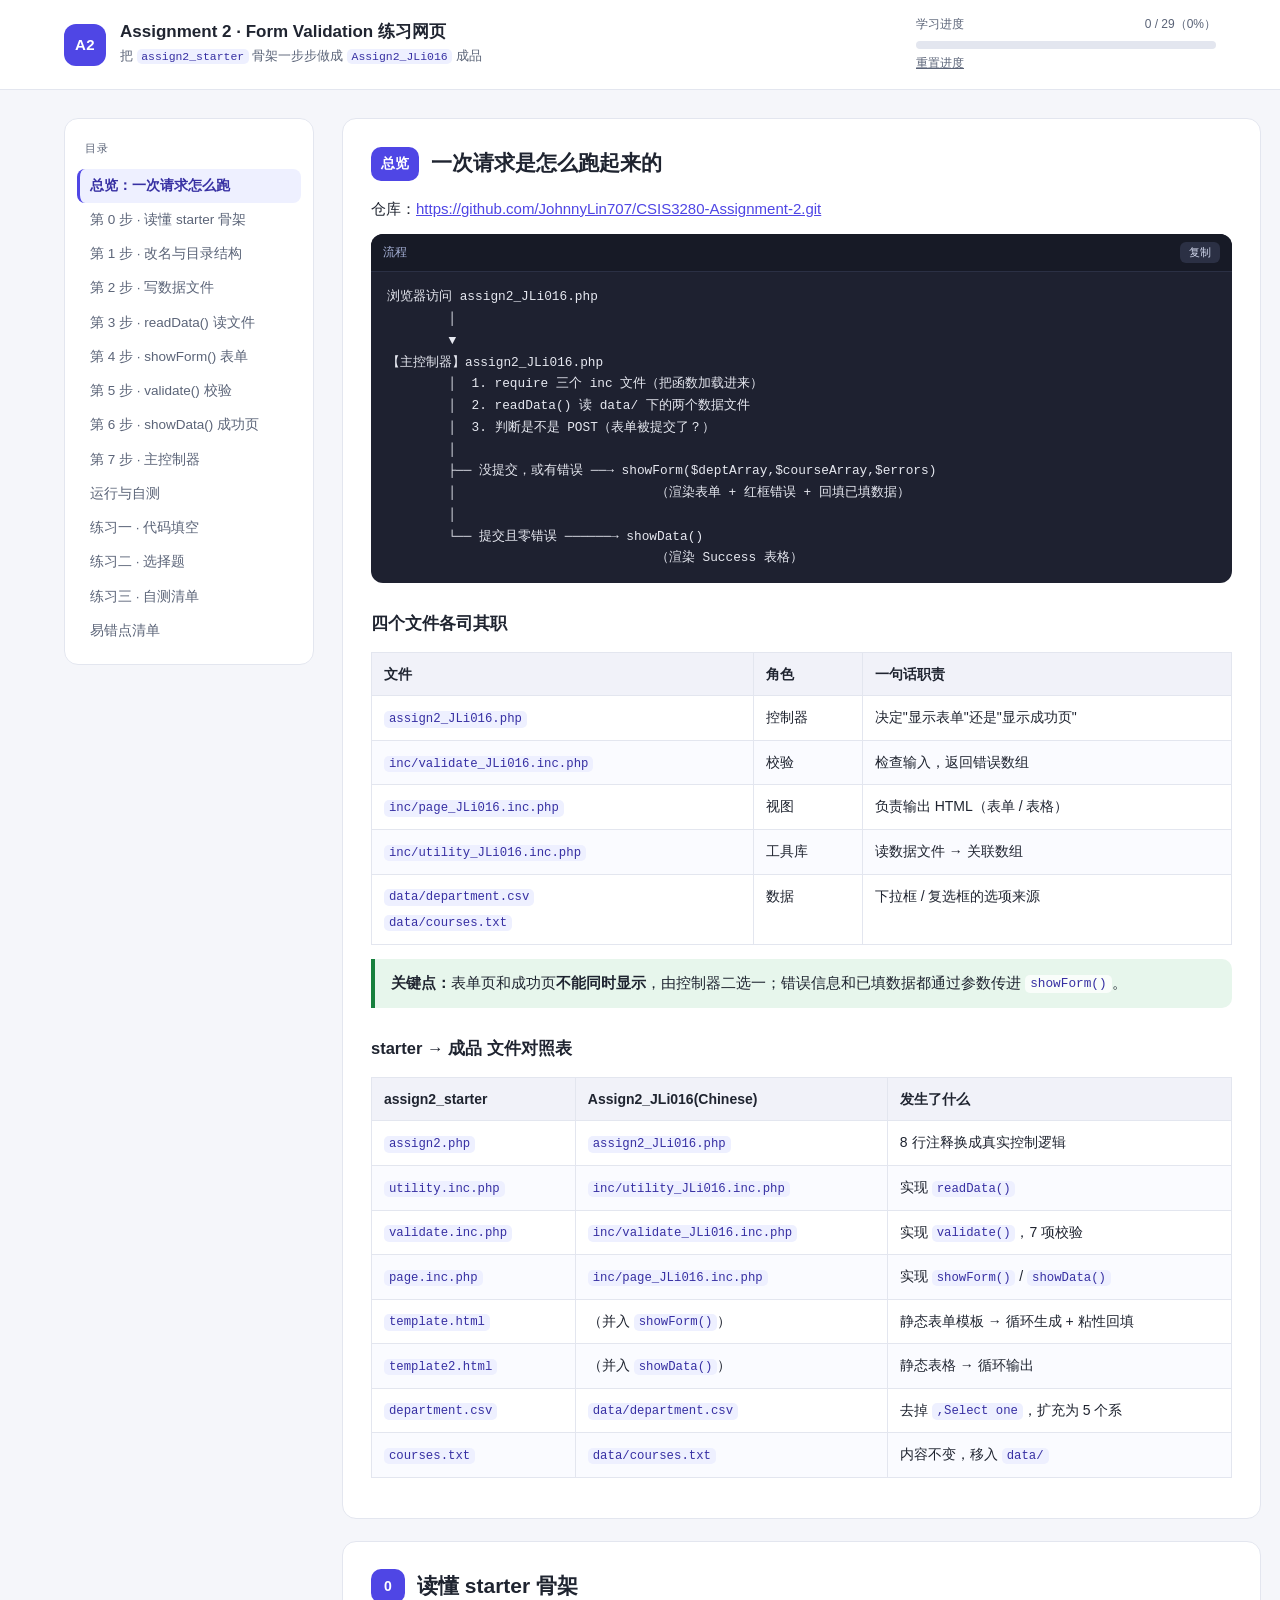
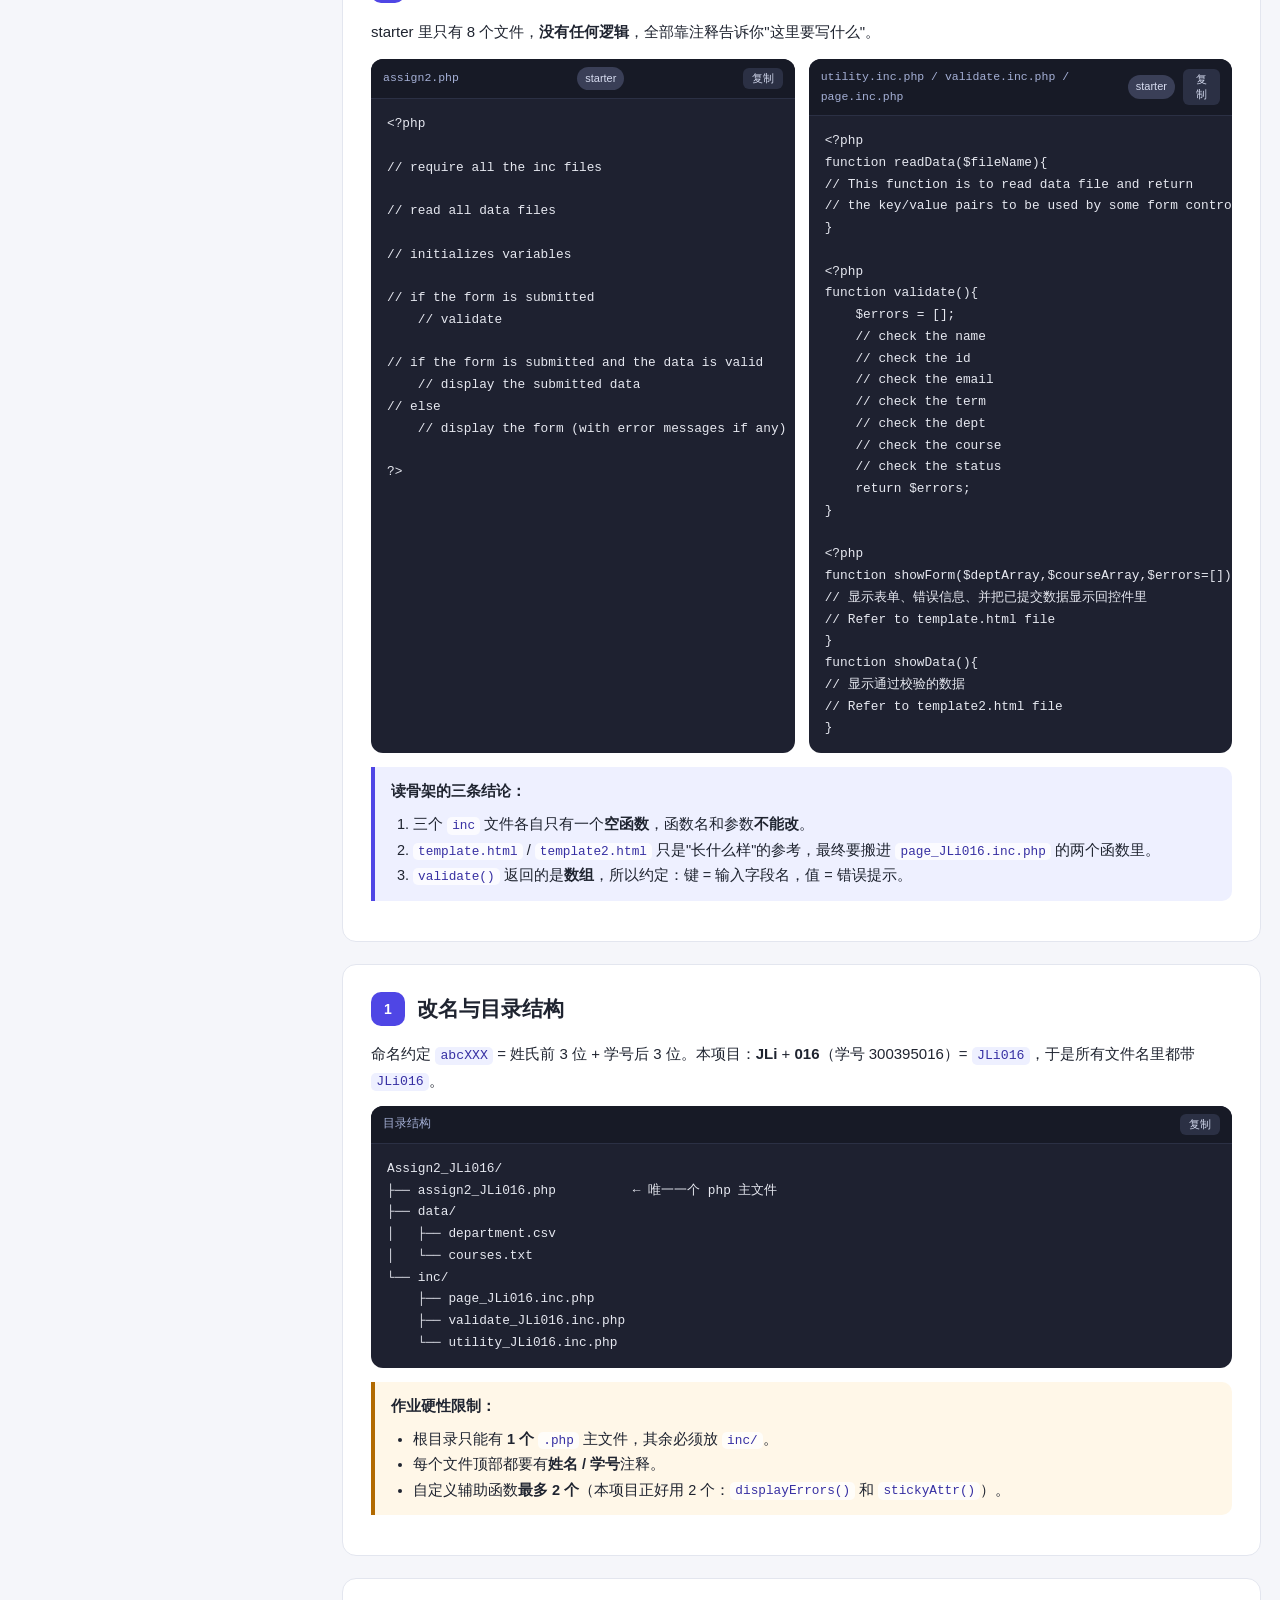
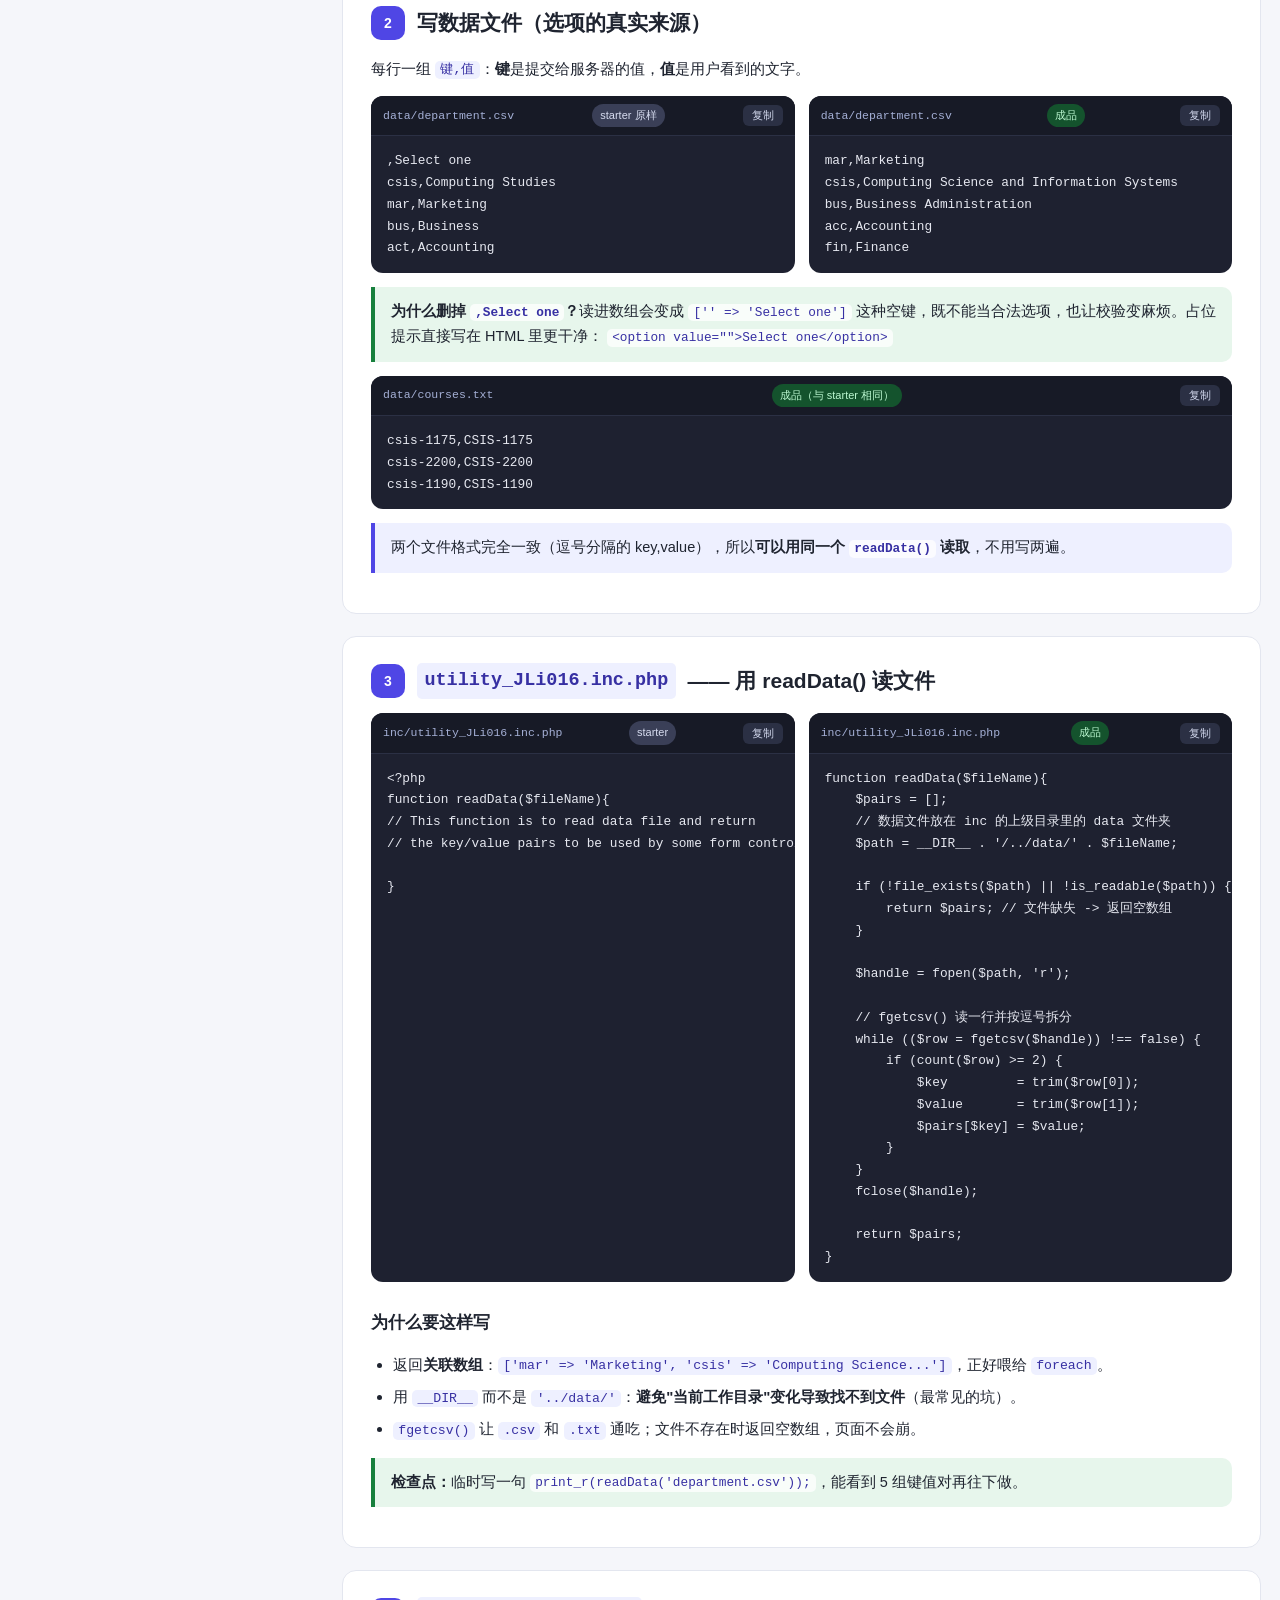
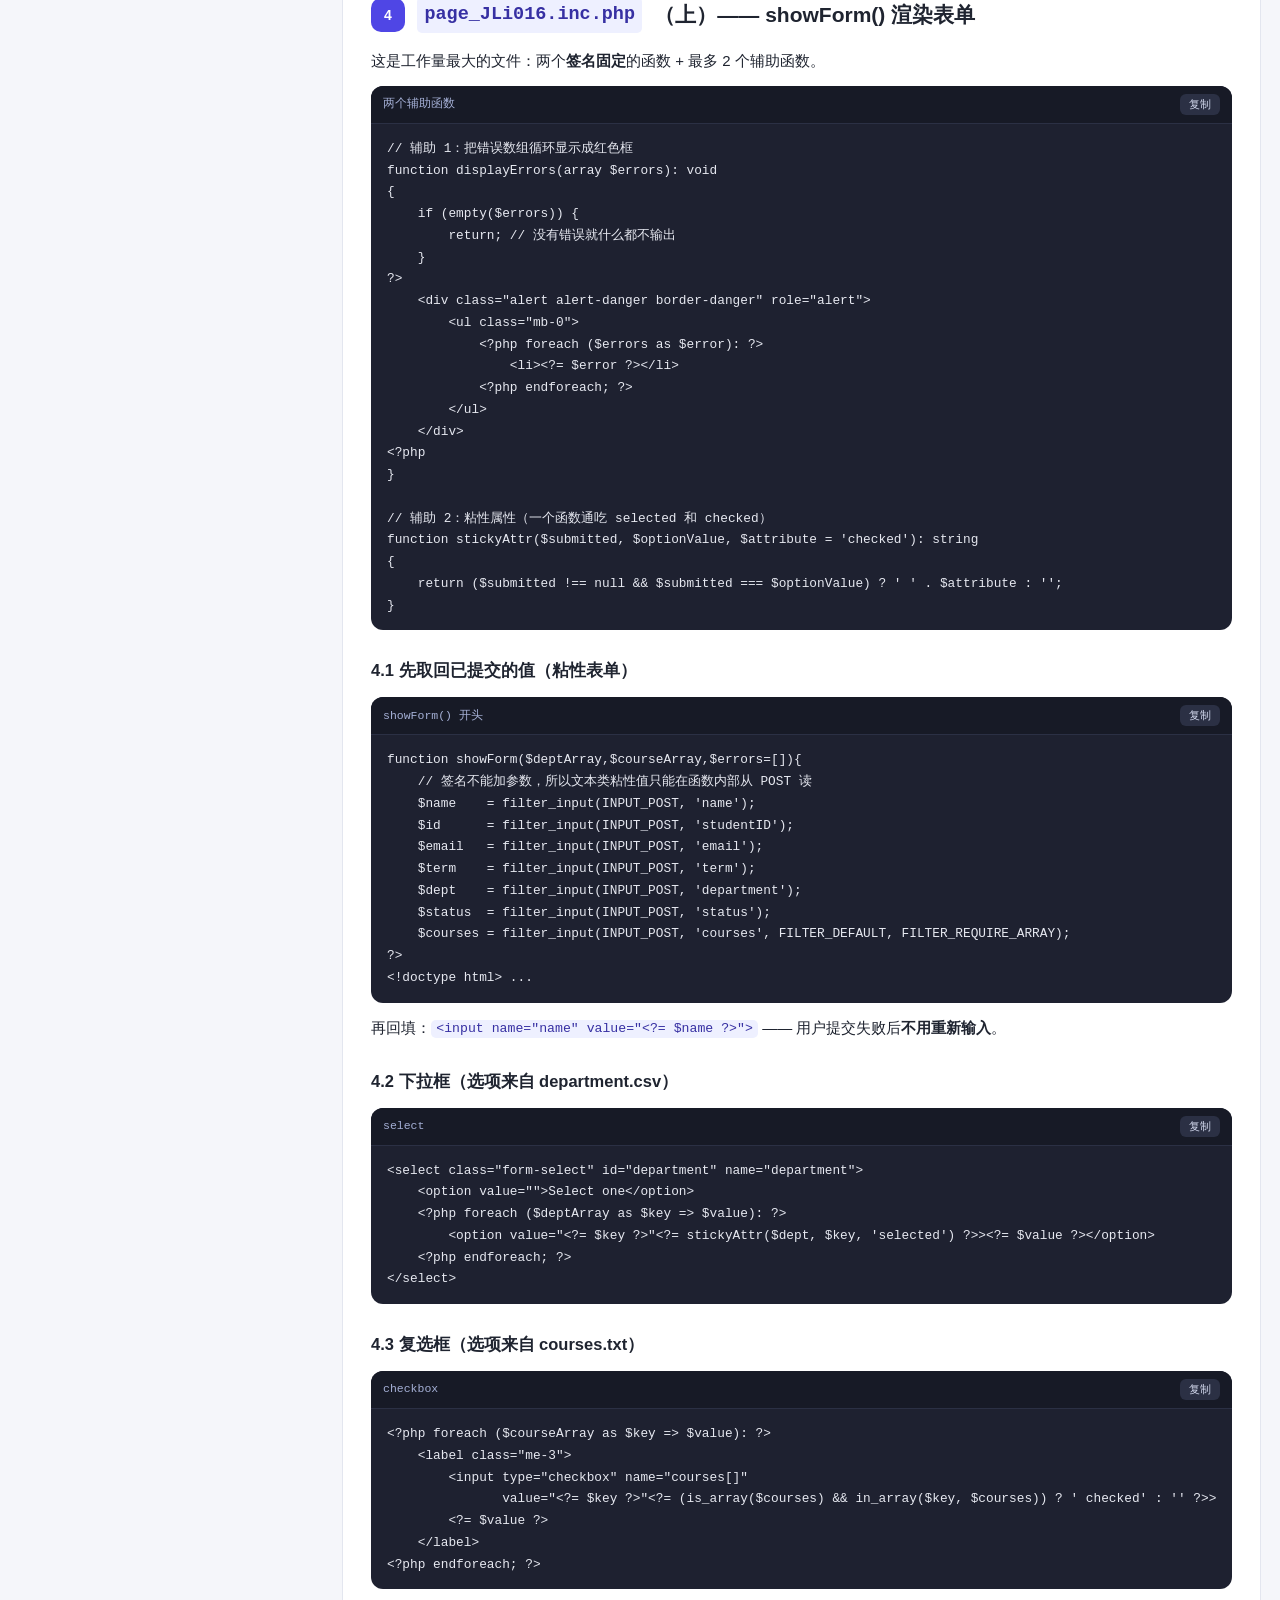
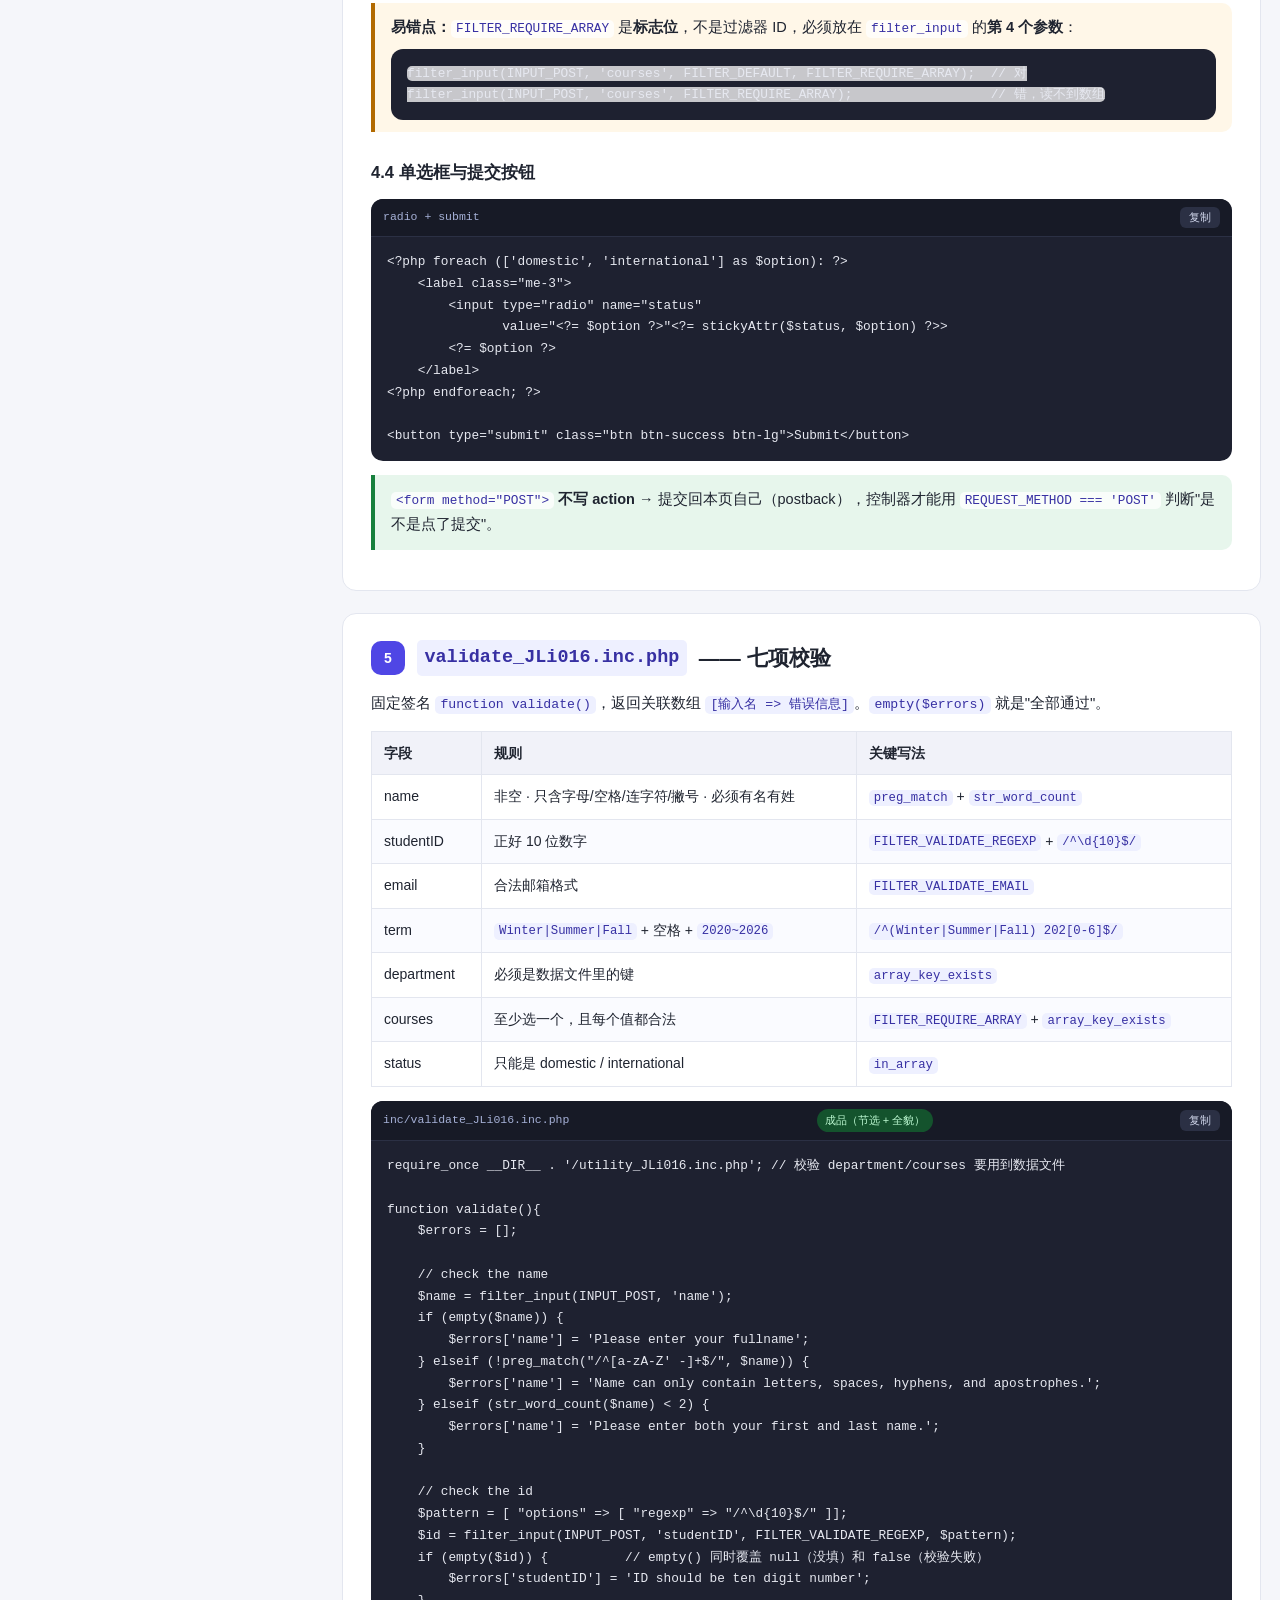
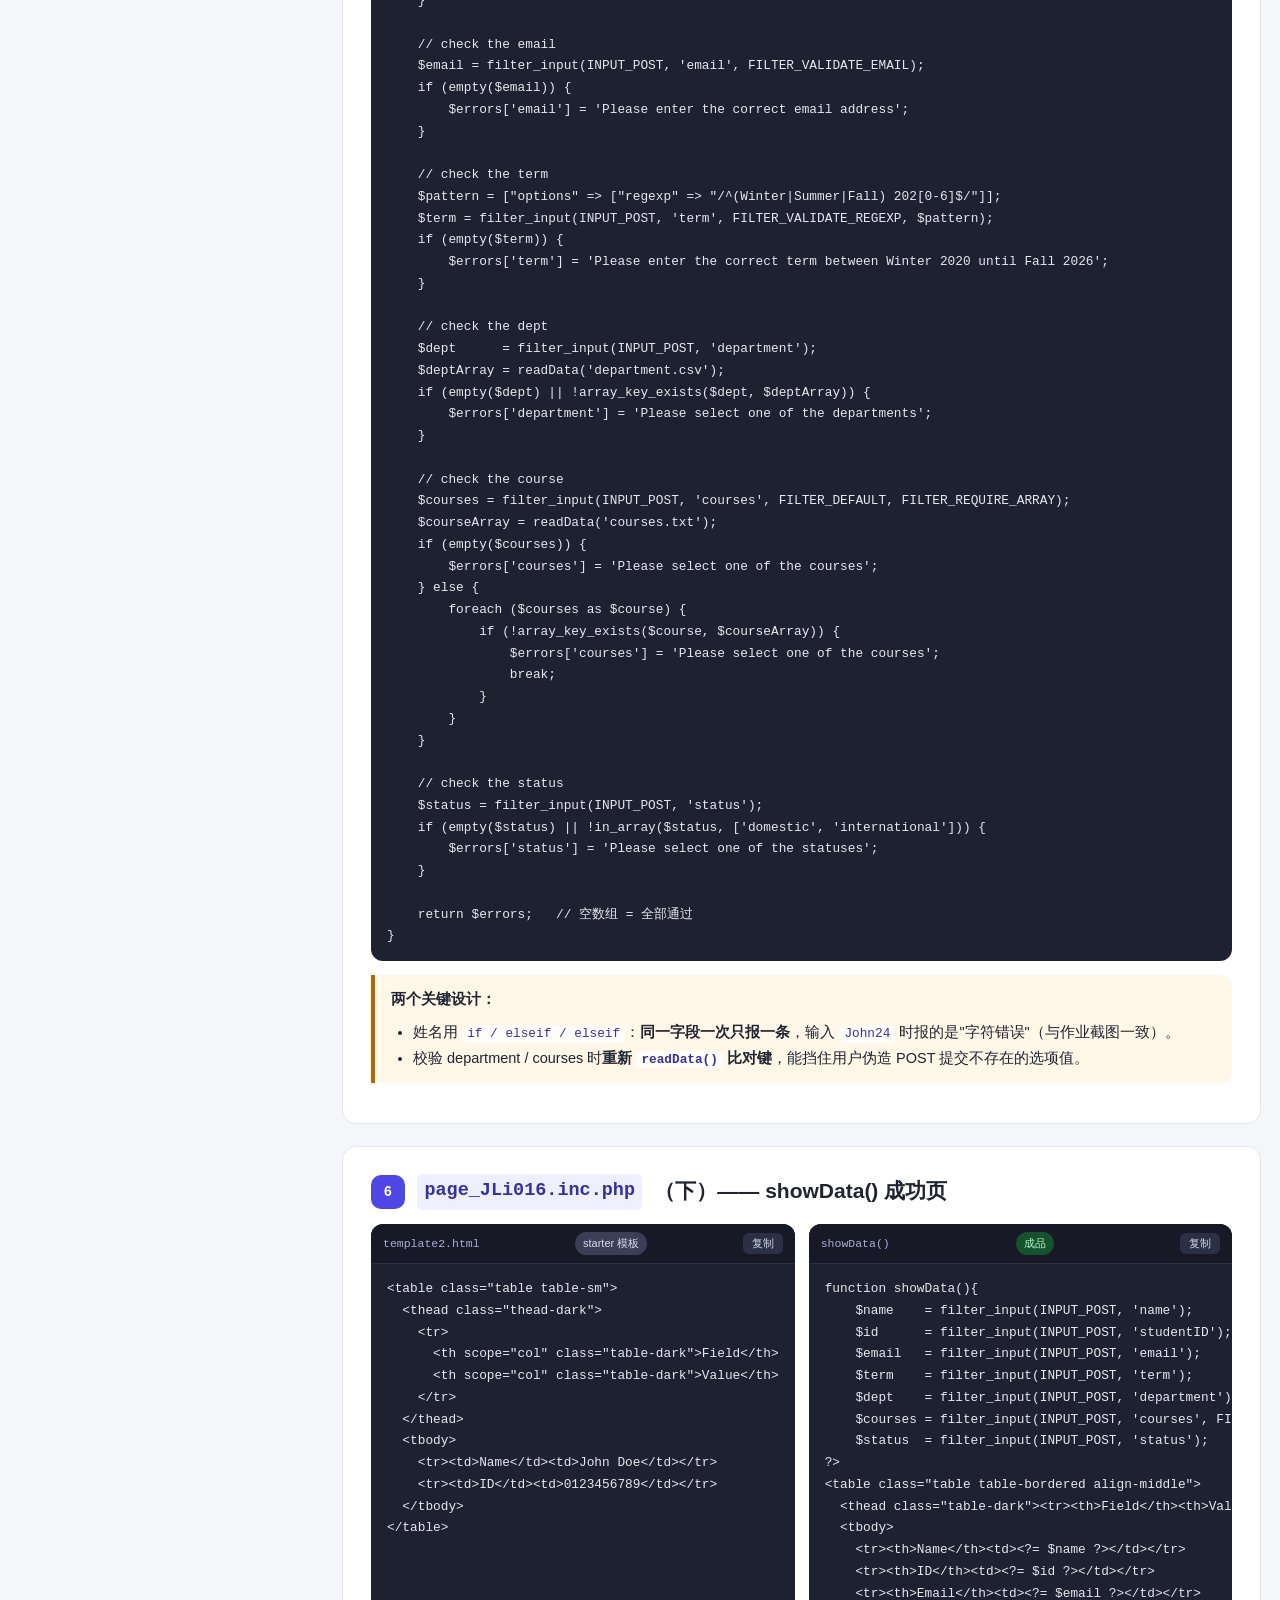
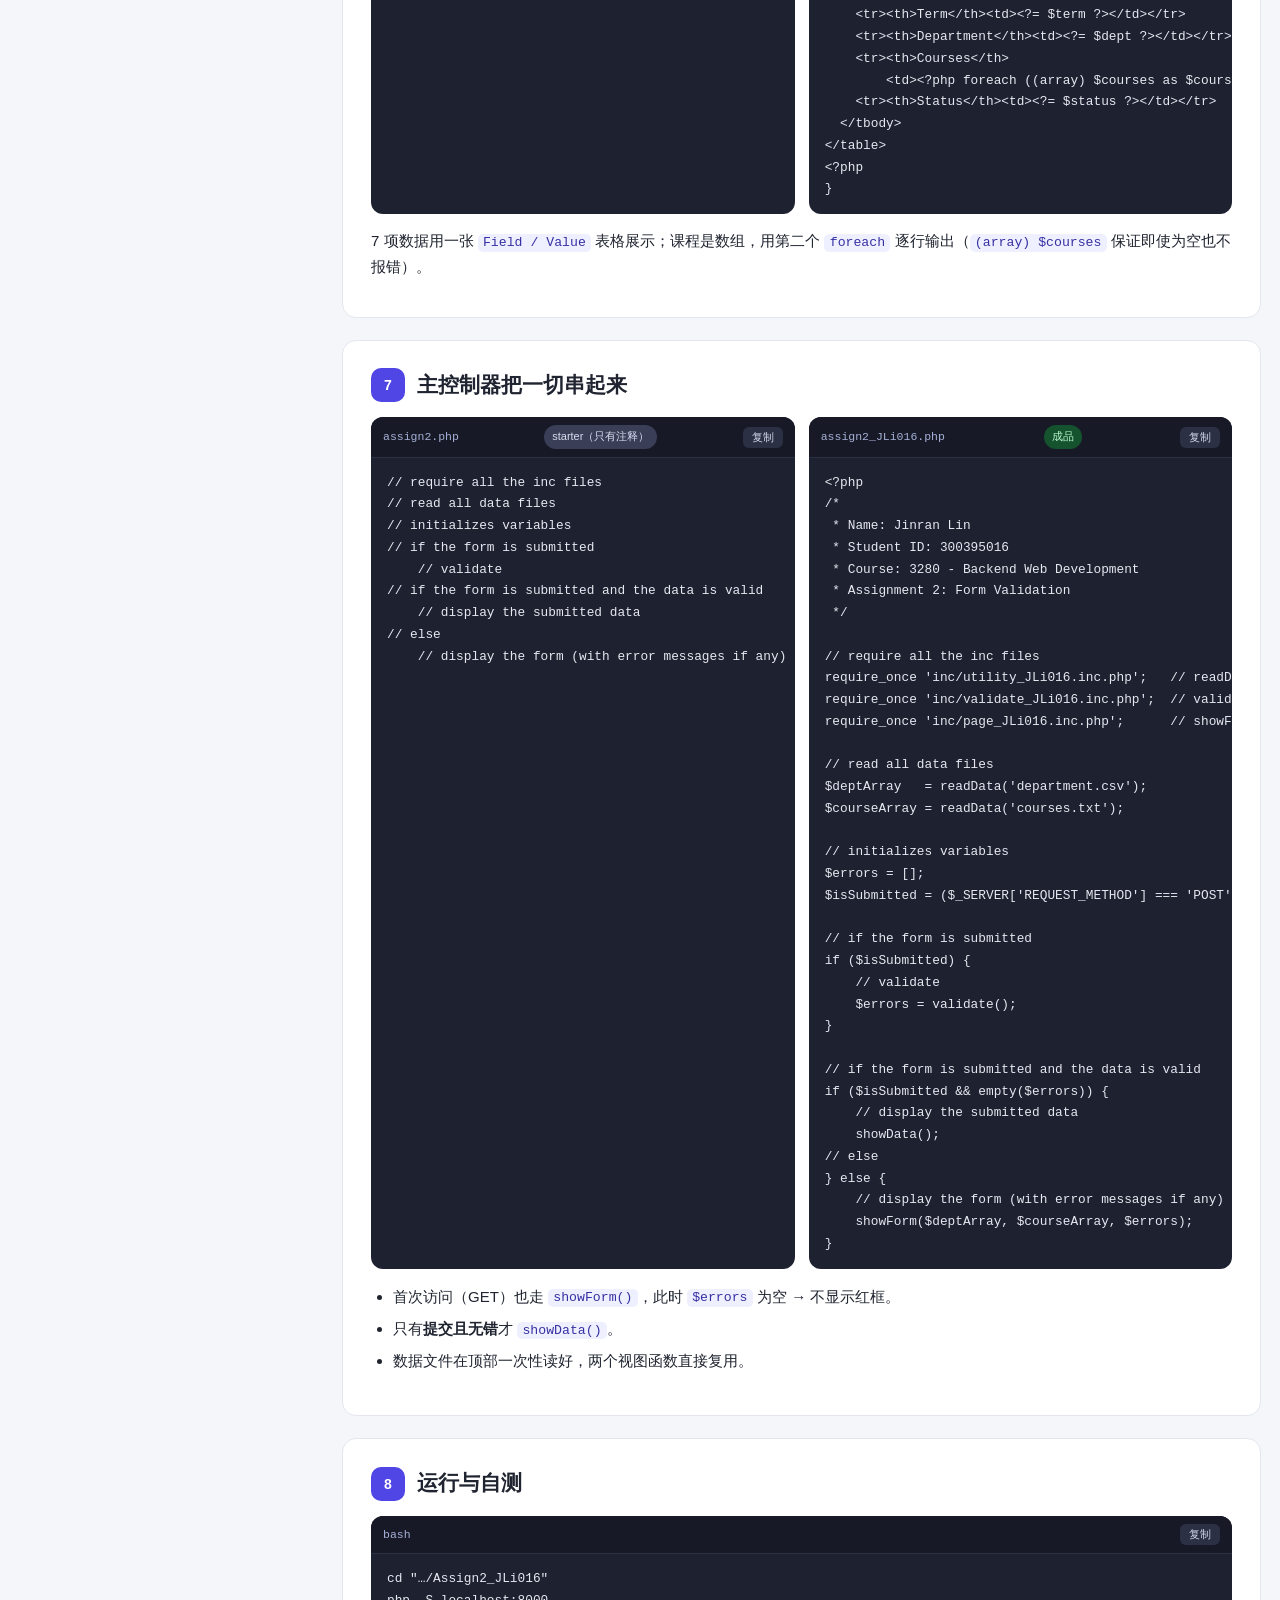
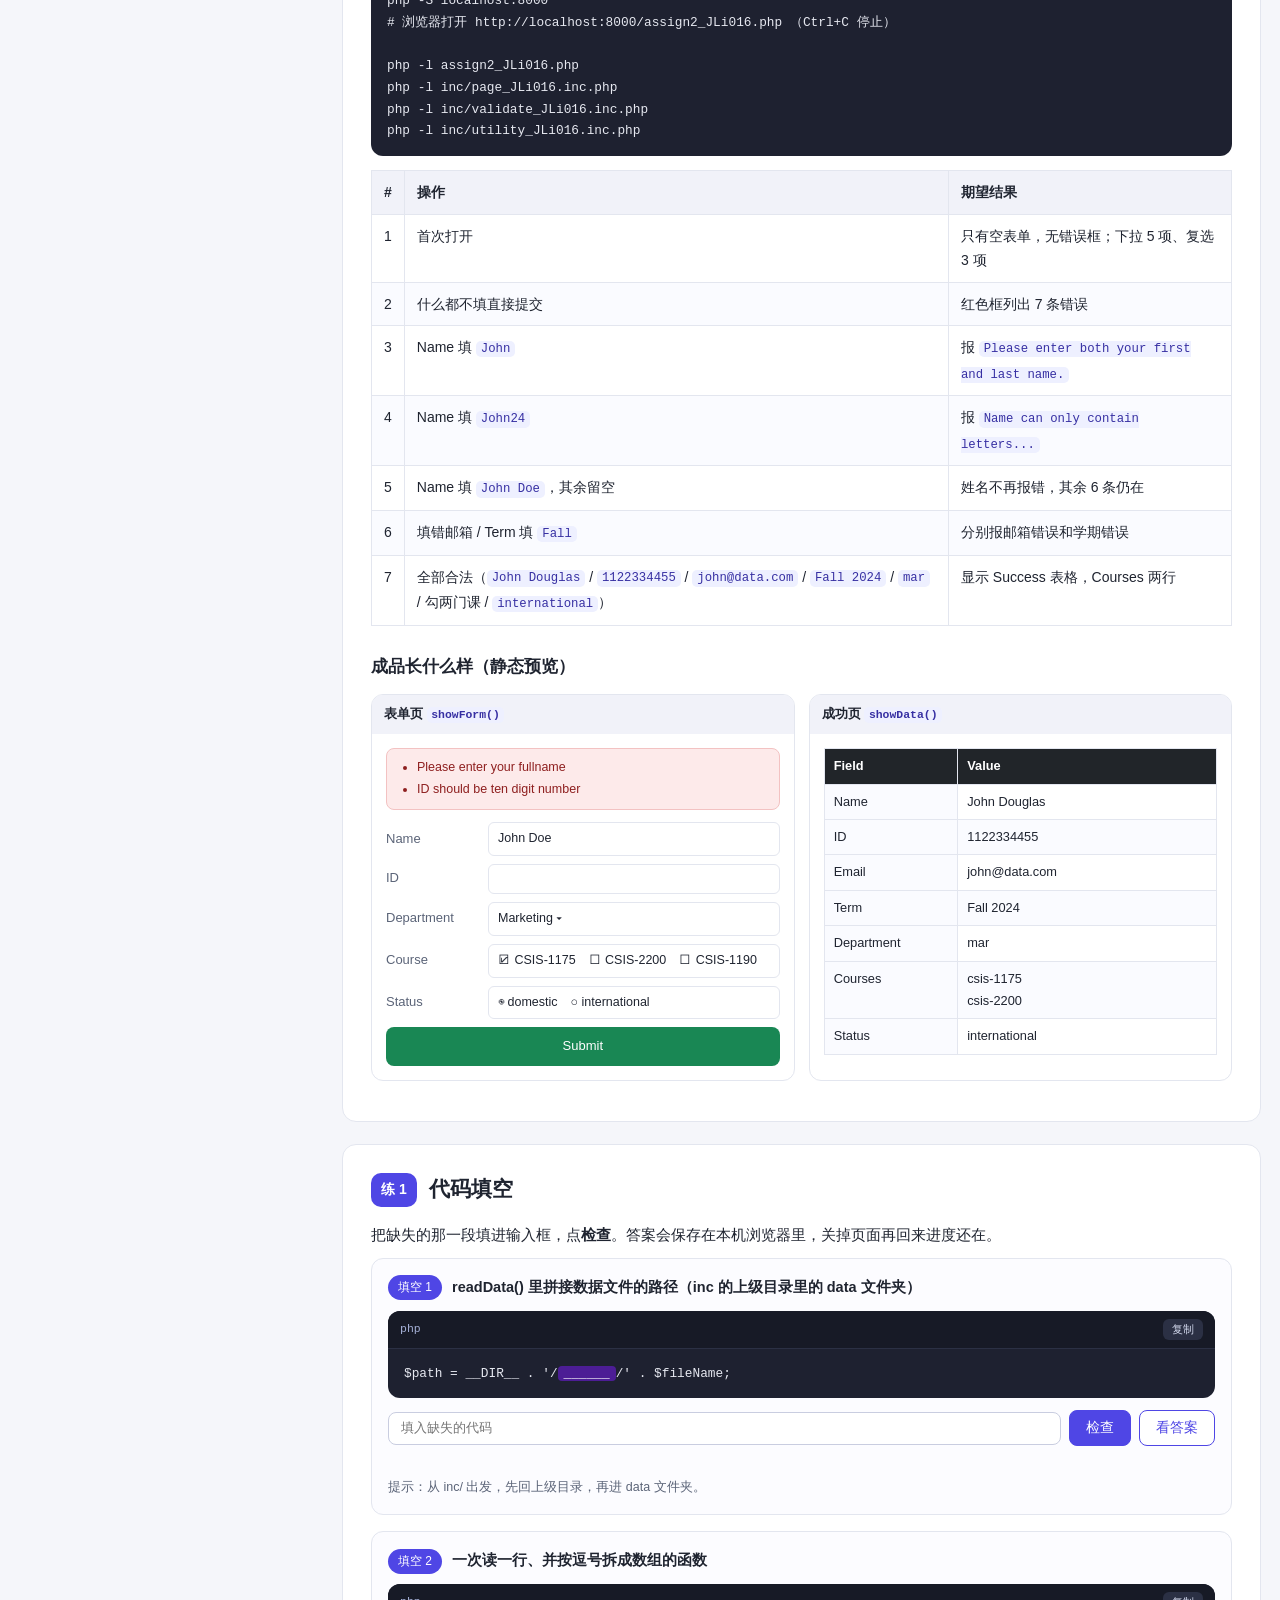
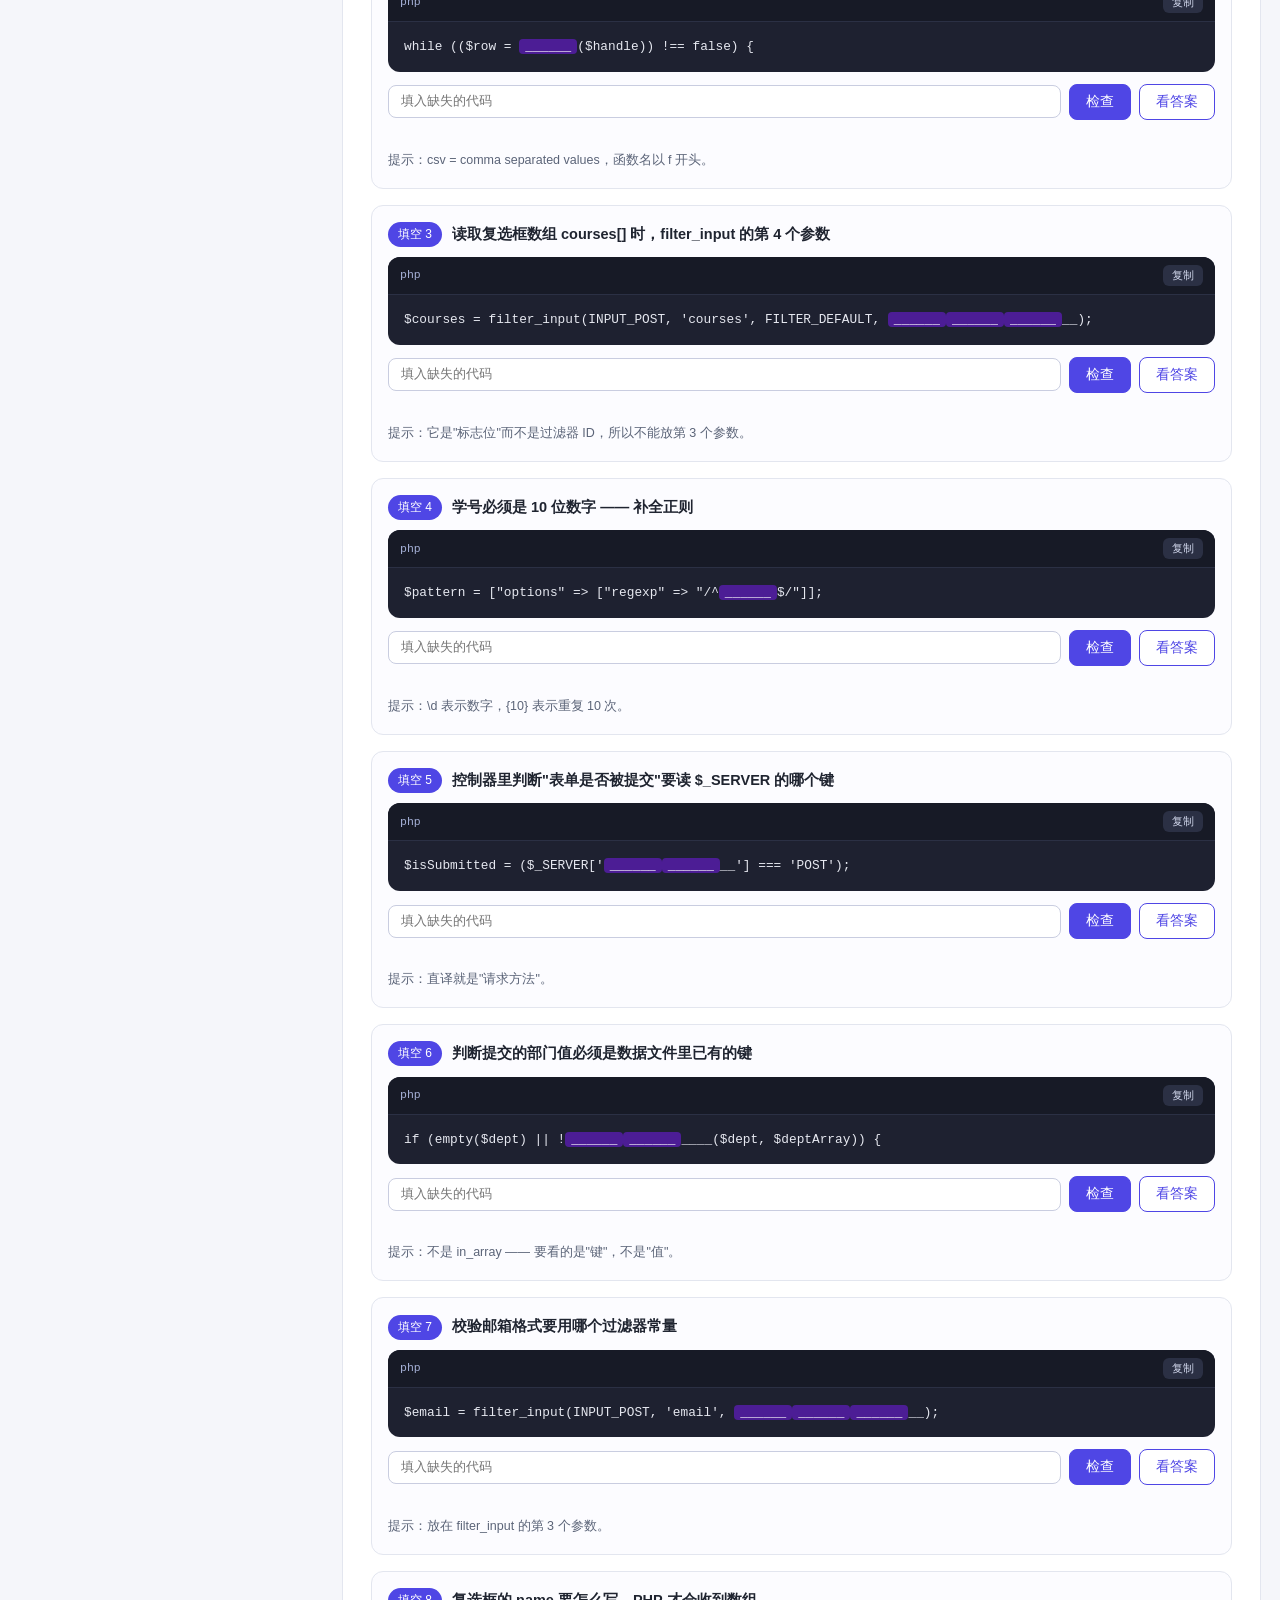
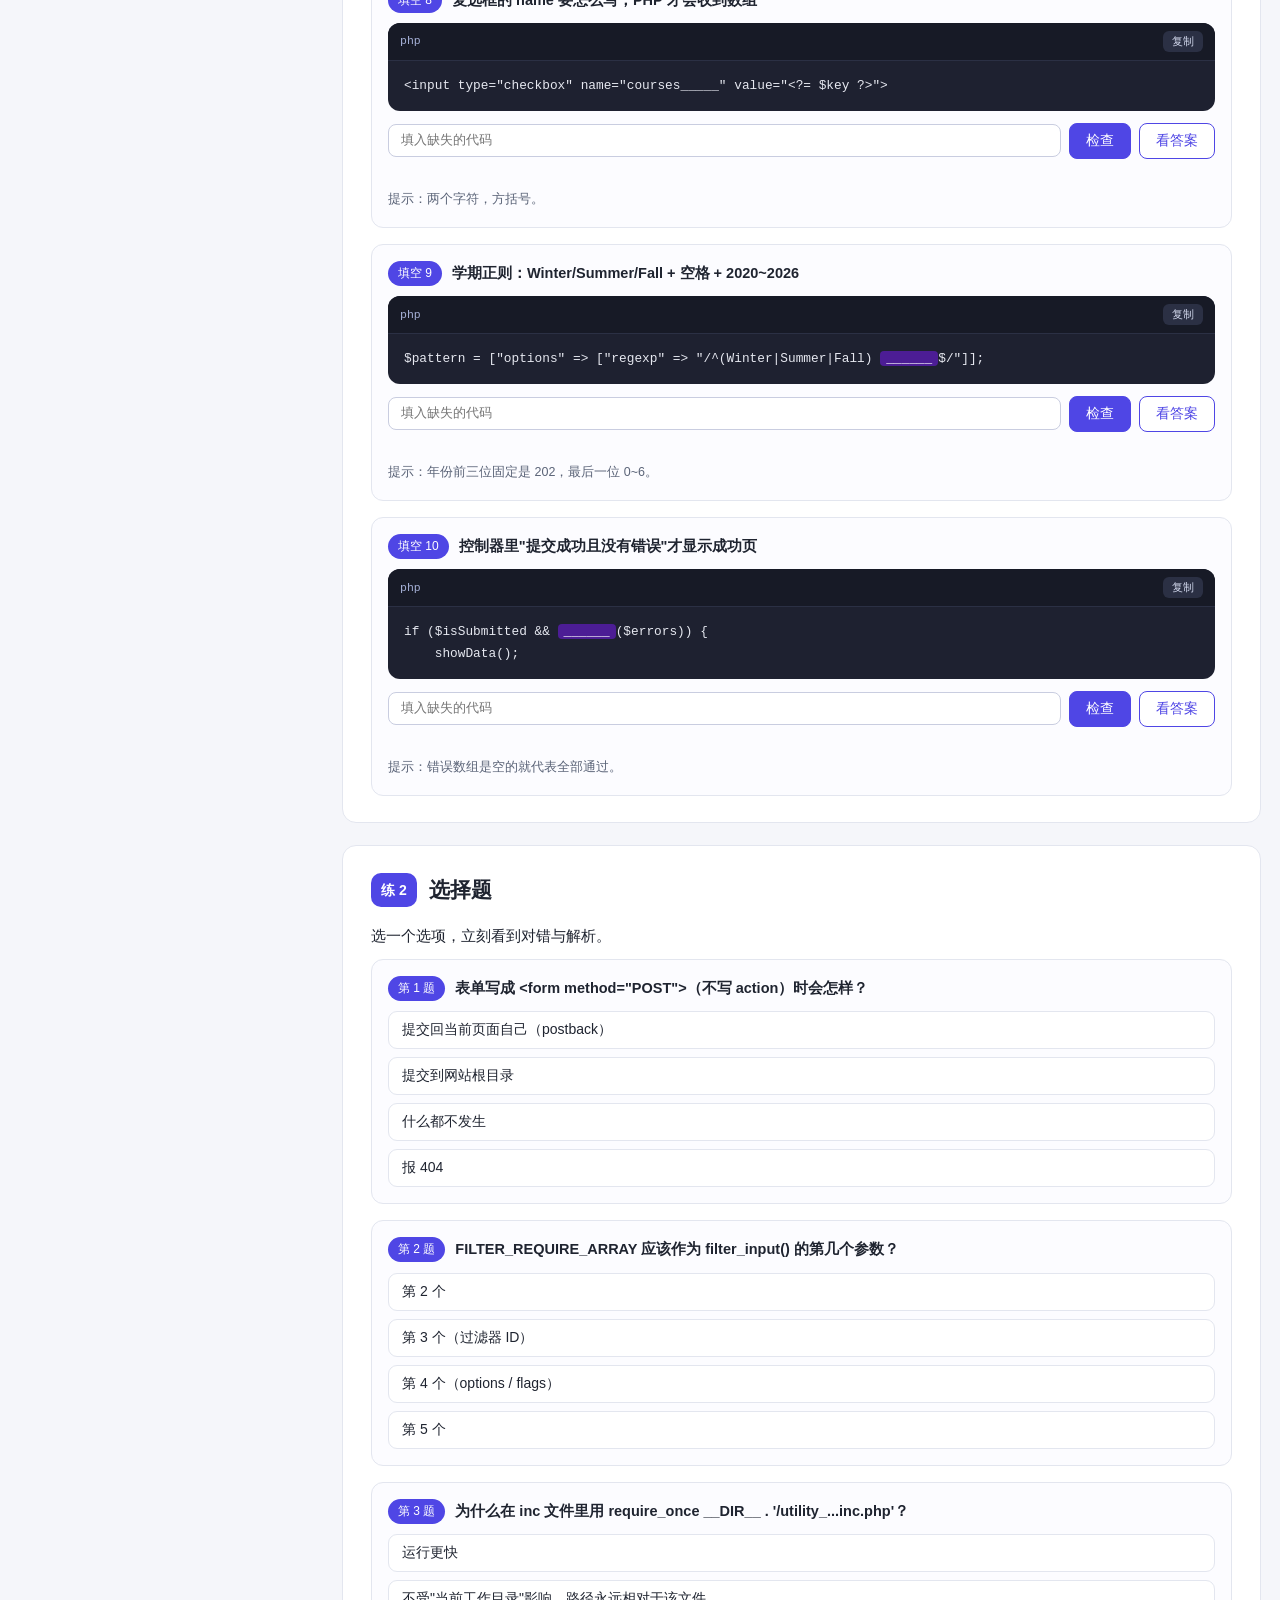
<file: index.html>
<!doctype html>
<html lang="zh-CN">
<head>
<meta charset="utf-8">
<title>CSIS 3280 Assignment 2 · 练习网页</title>
<meta http-equiv="refresh" content="0; url=practice/">
<link rel="canonical" href="https://johnnylin707.github.io/CSIS3280-Assignment-2/practice/">
<script>location.replace('practice/');</script>
</head>
<body>
<p>正在跳转到练习网页……如果没有自动跳转，请点击 <a href="practice/">Assignment 2 练习网页</a>。</p>
</body>
</html>
</file>
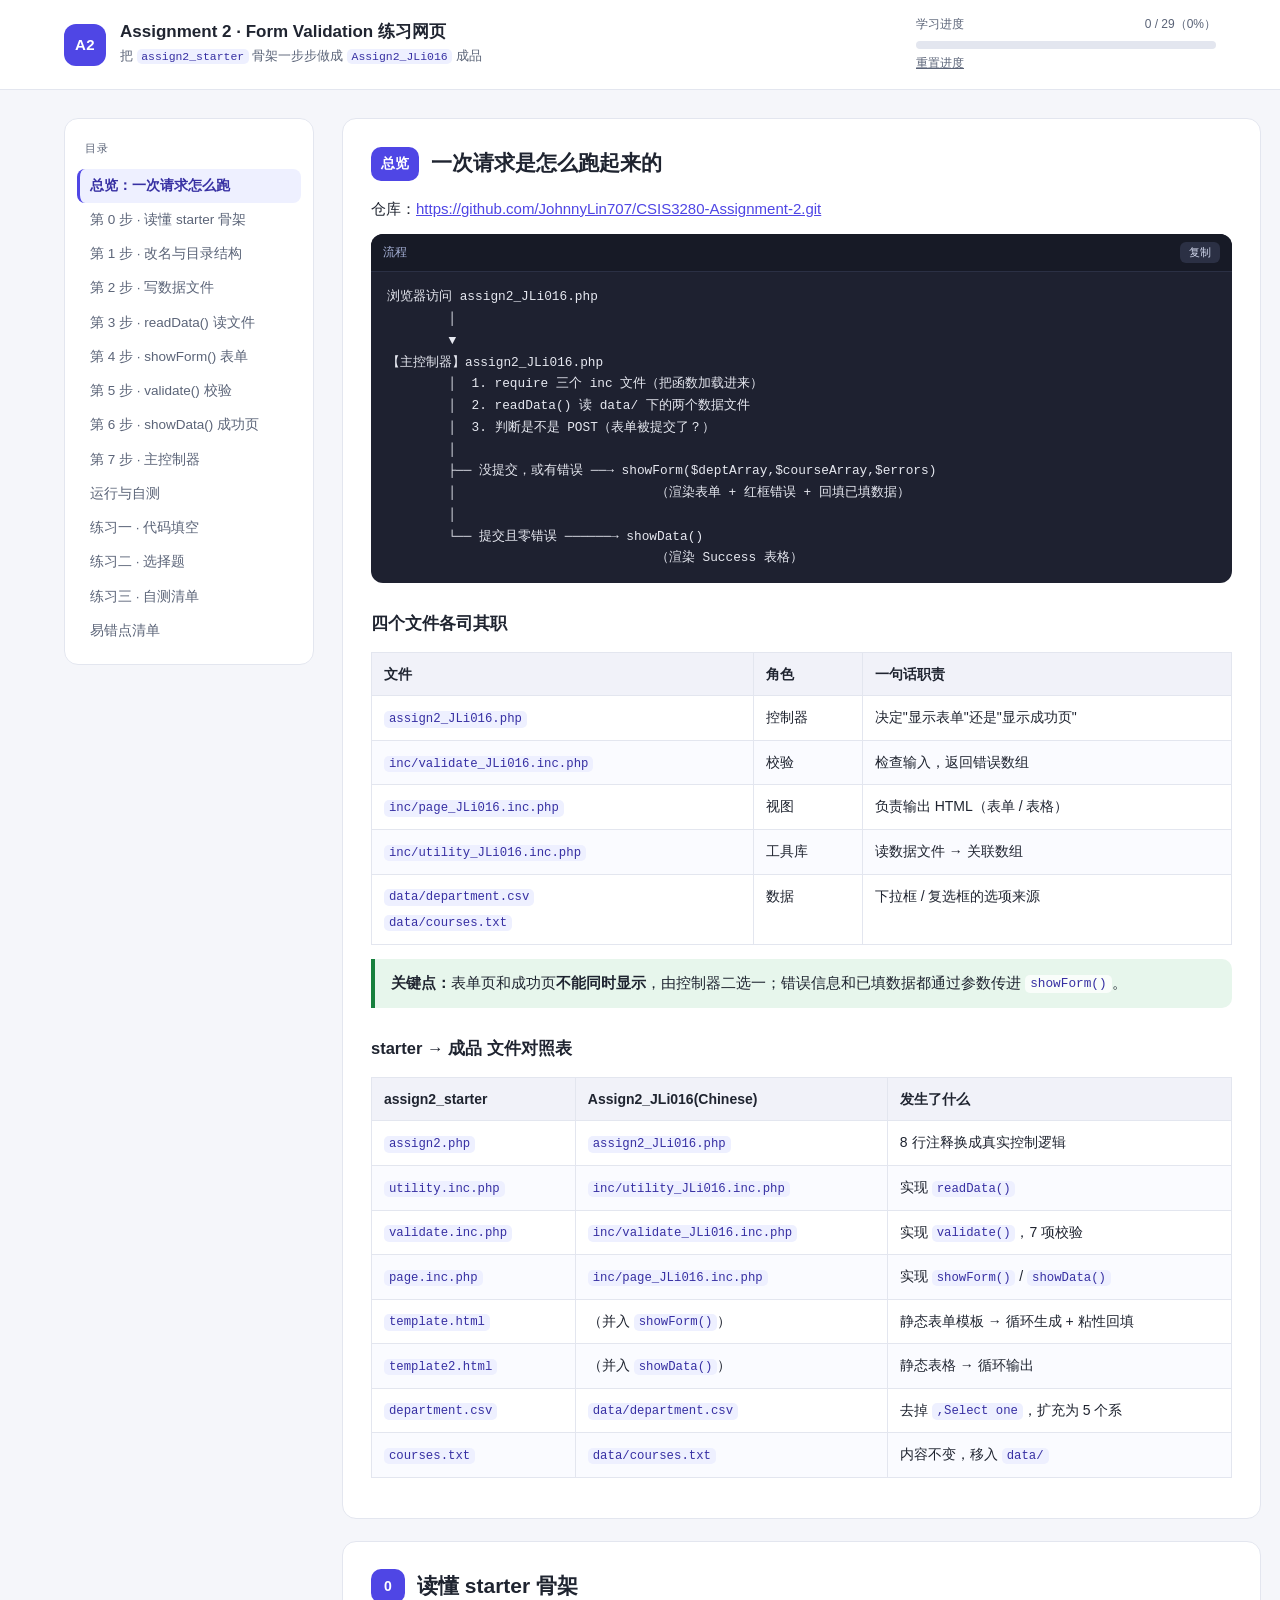
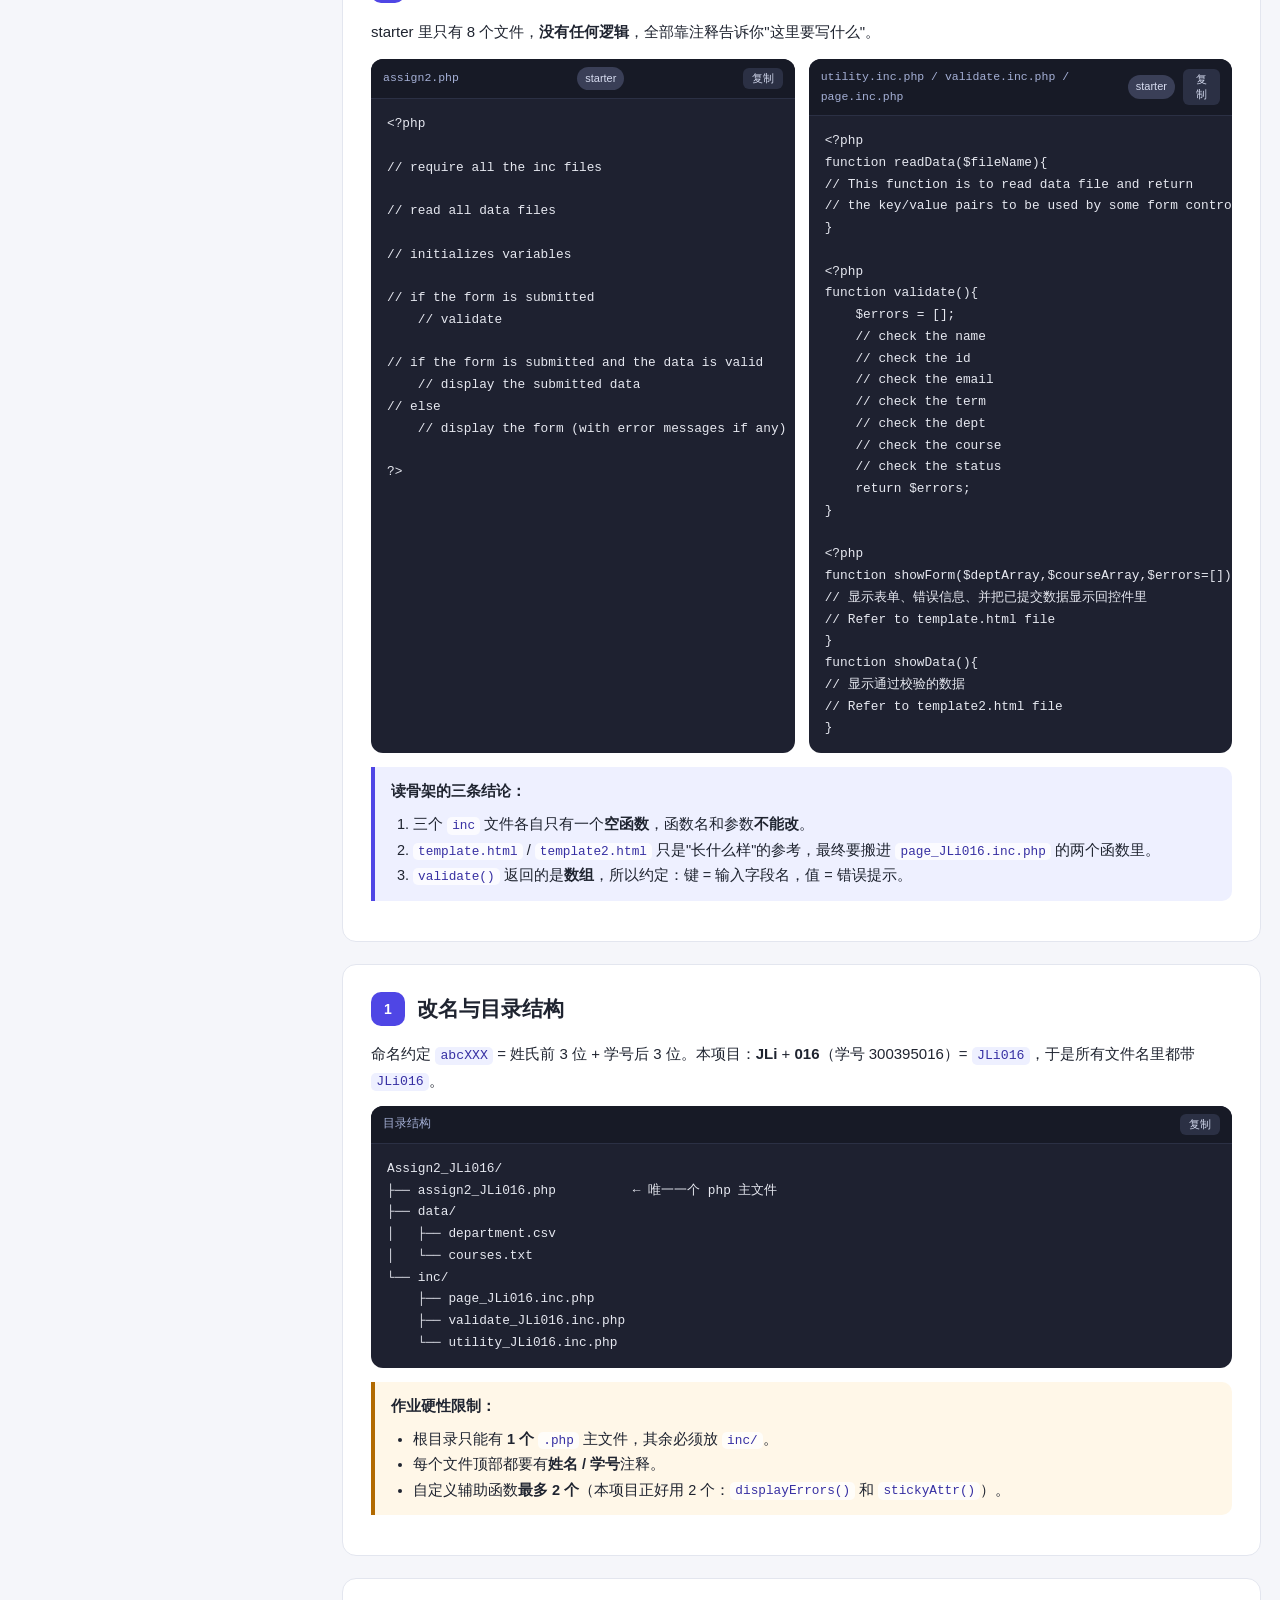
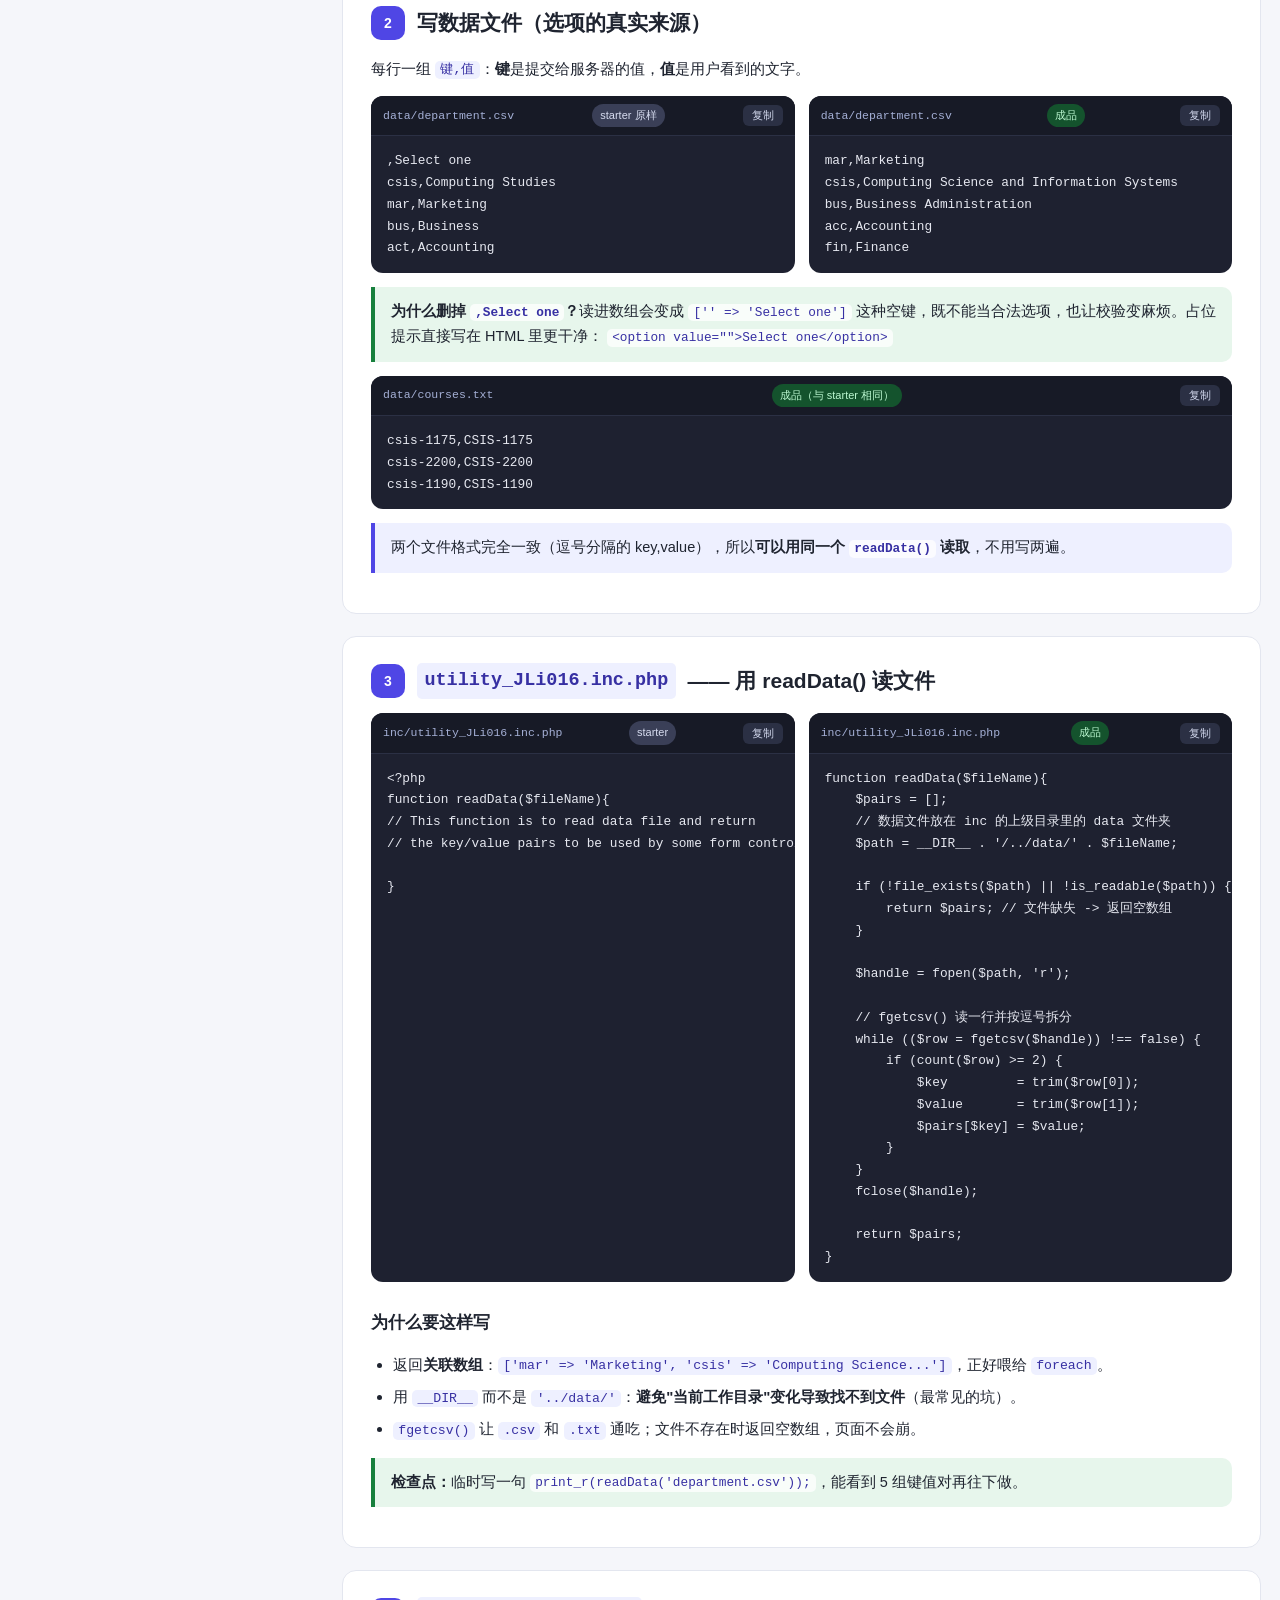
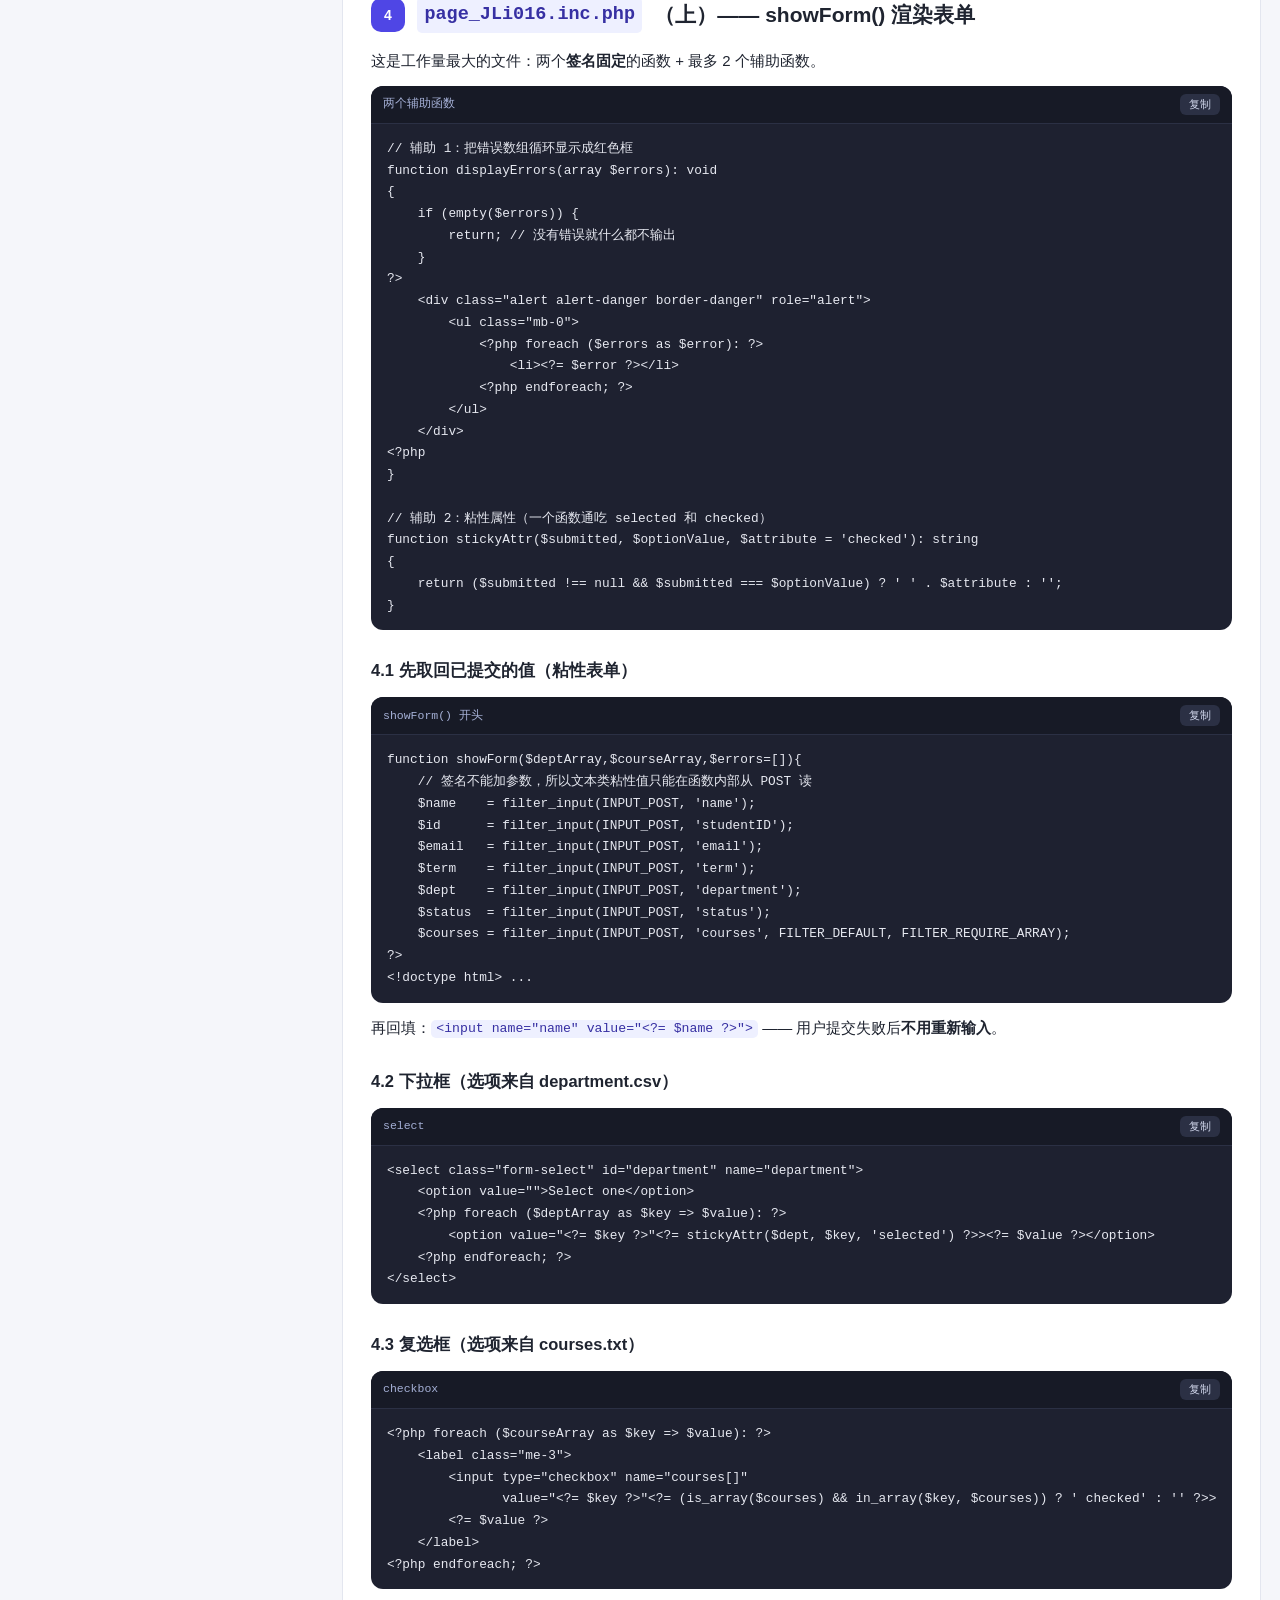
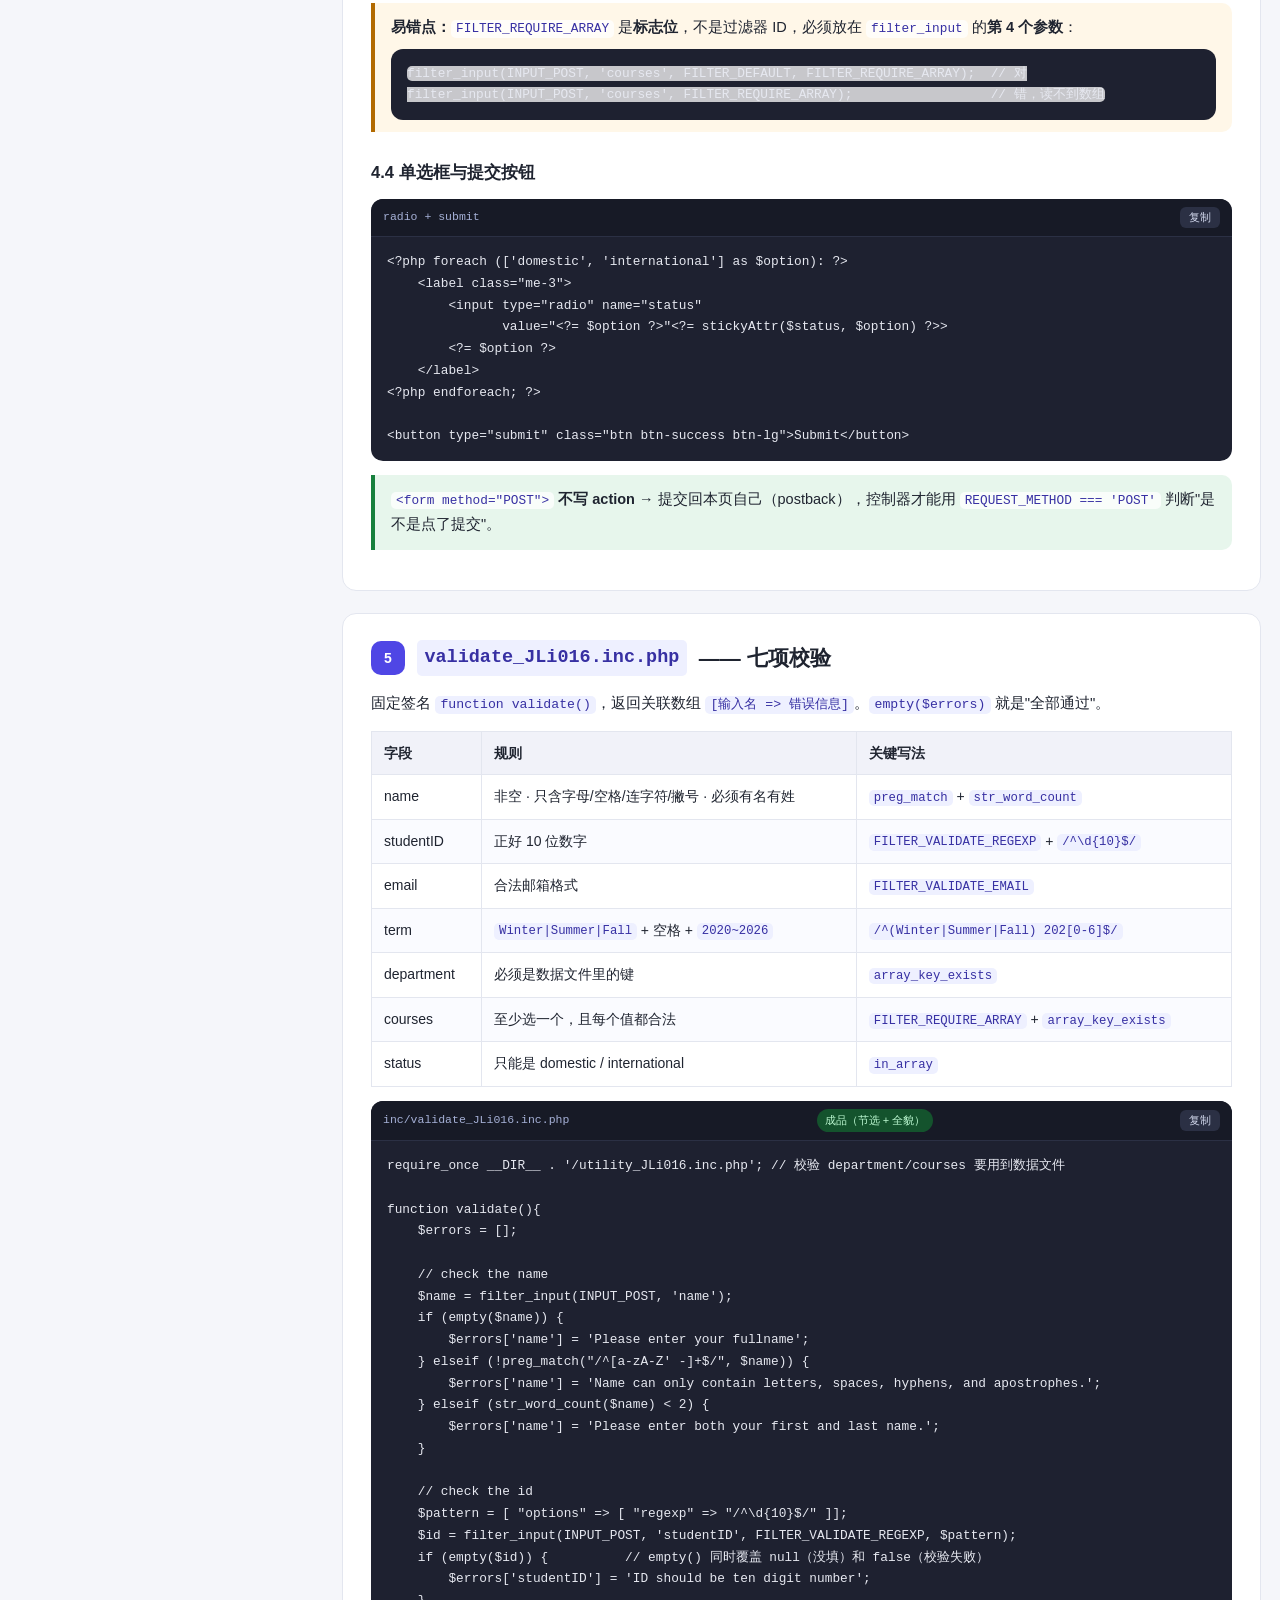
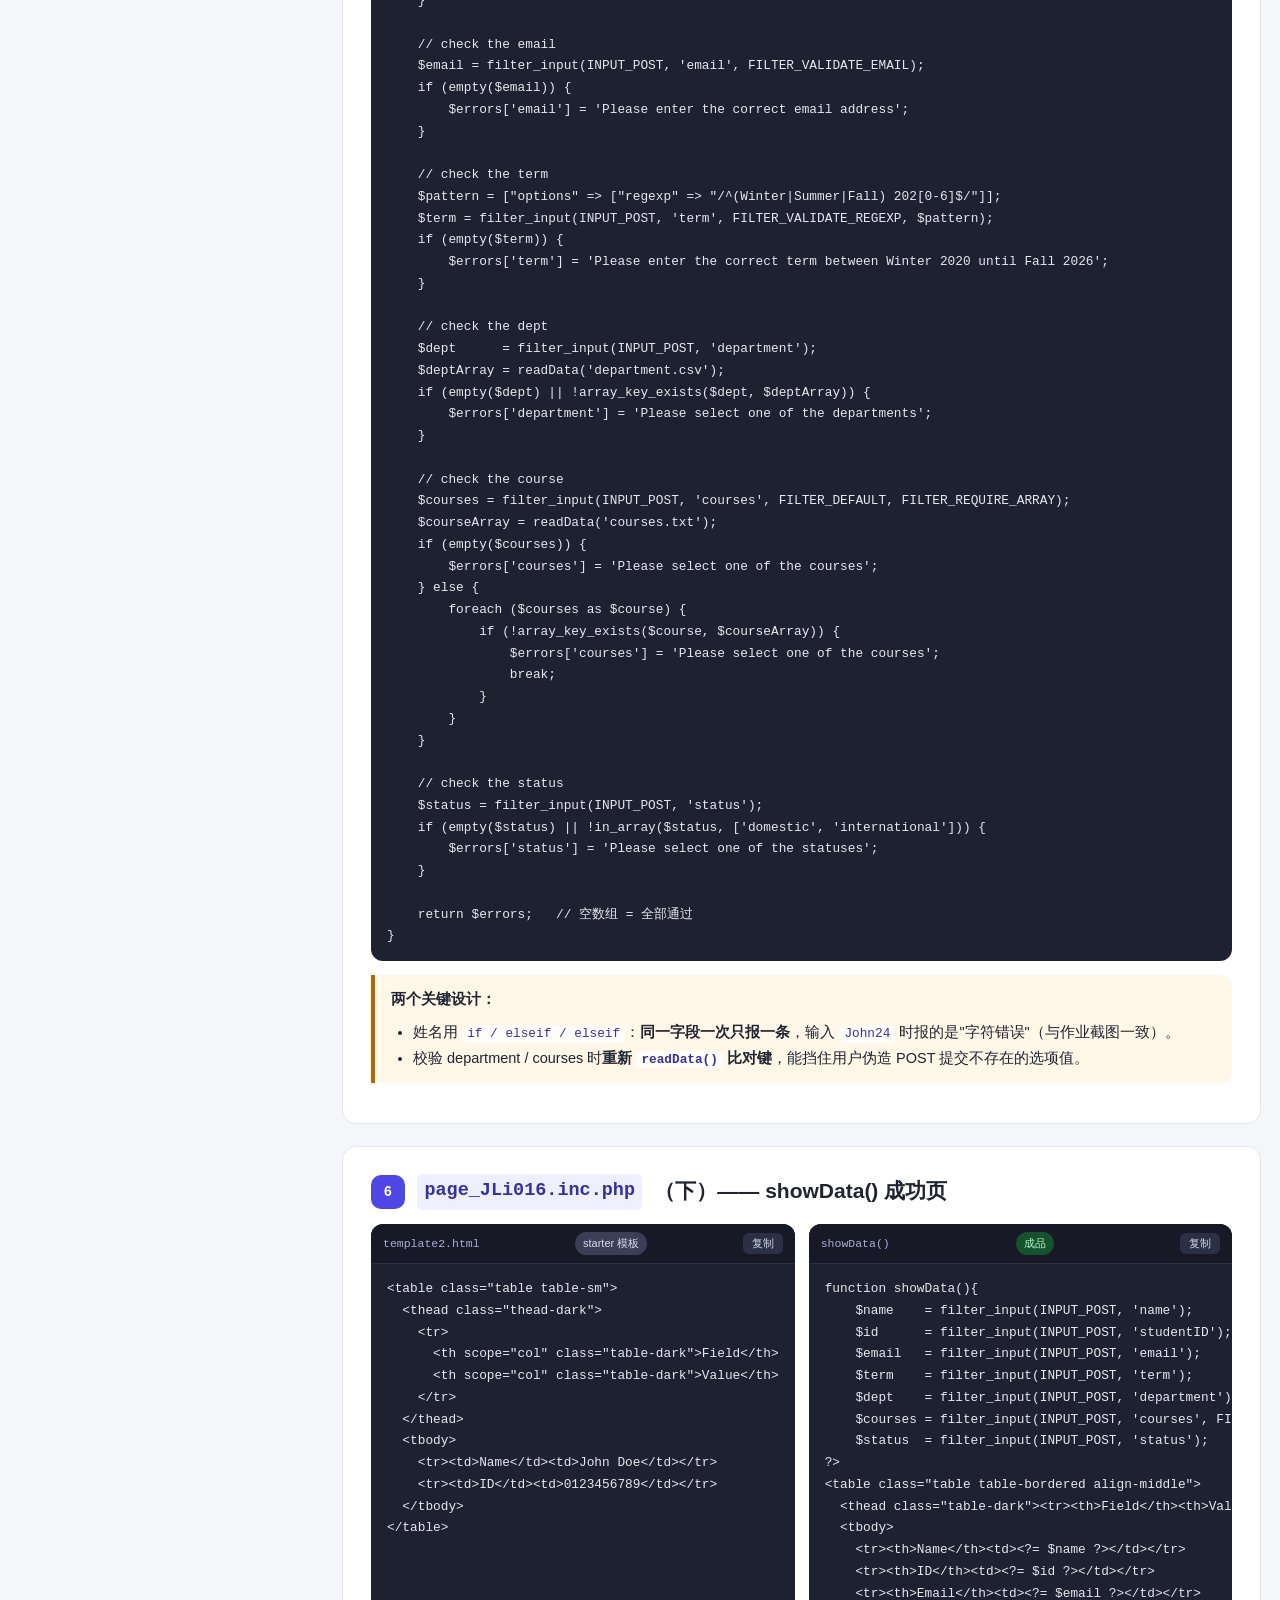
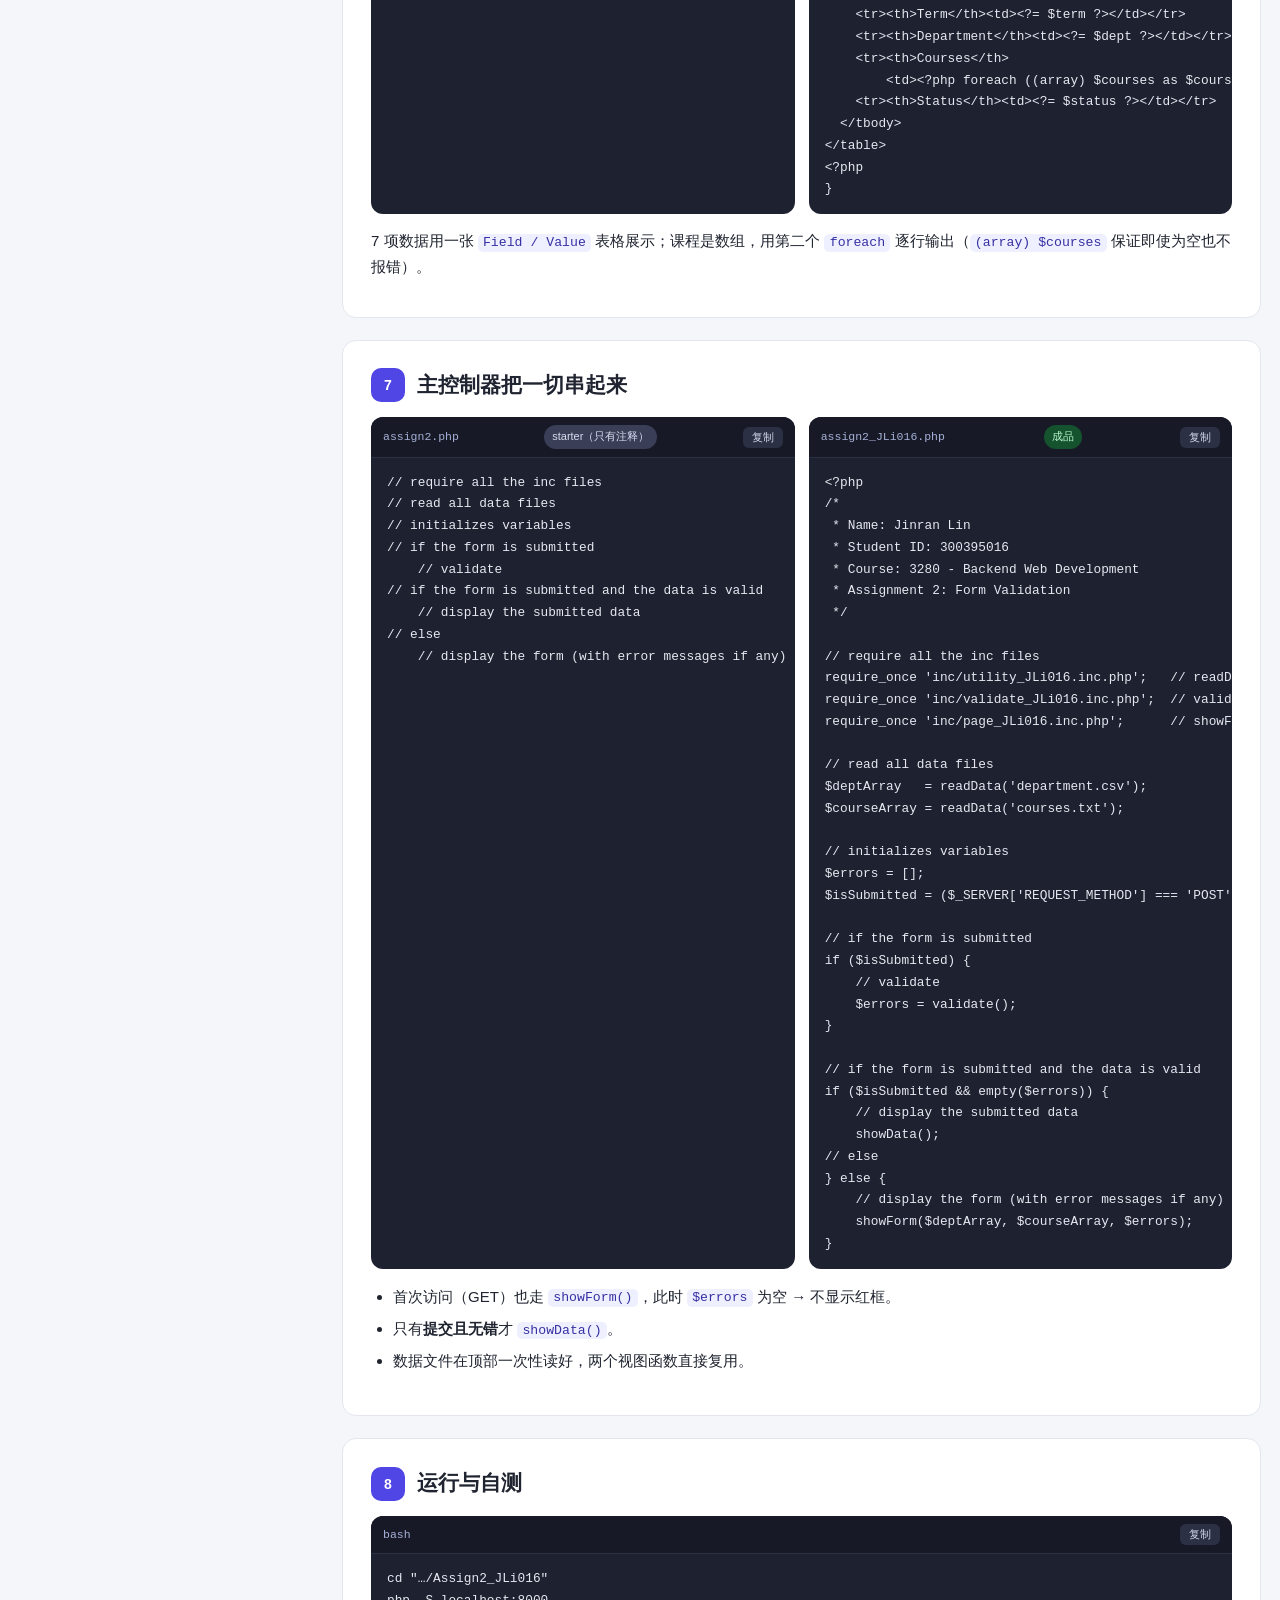
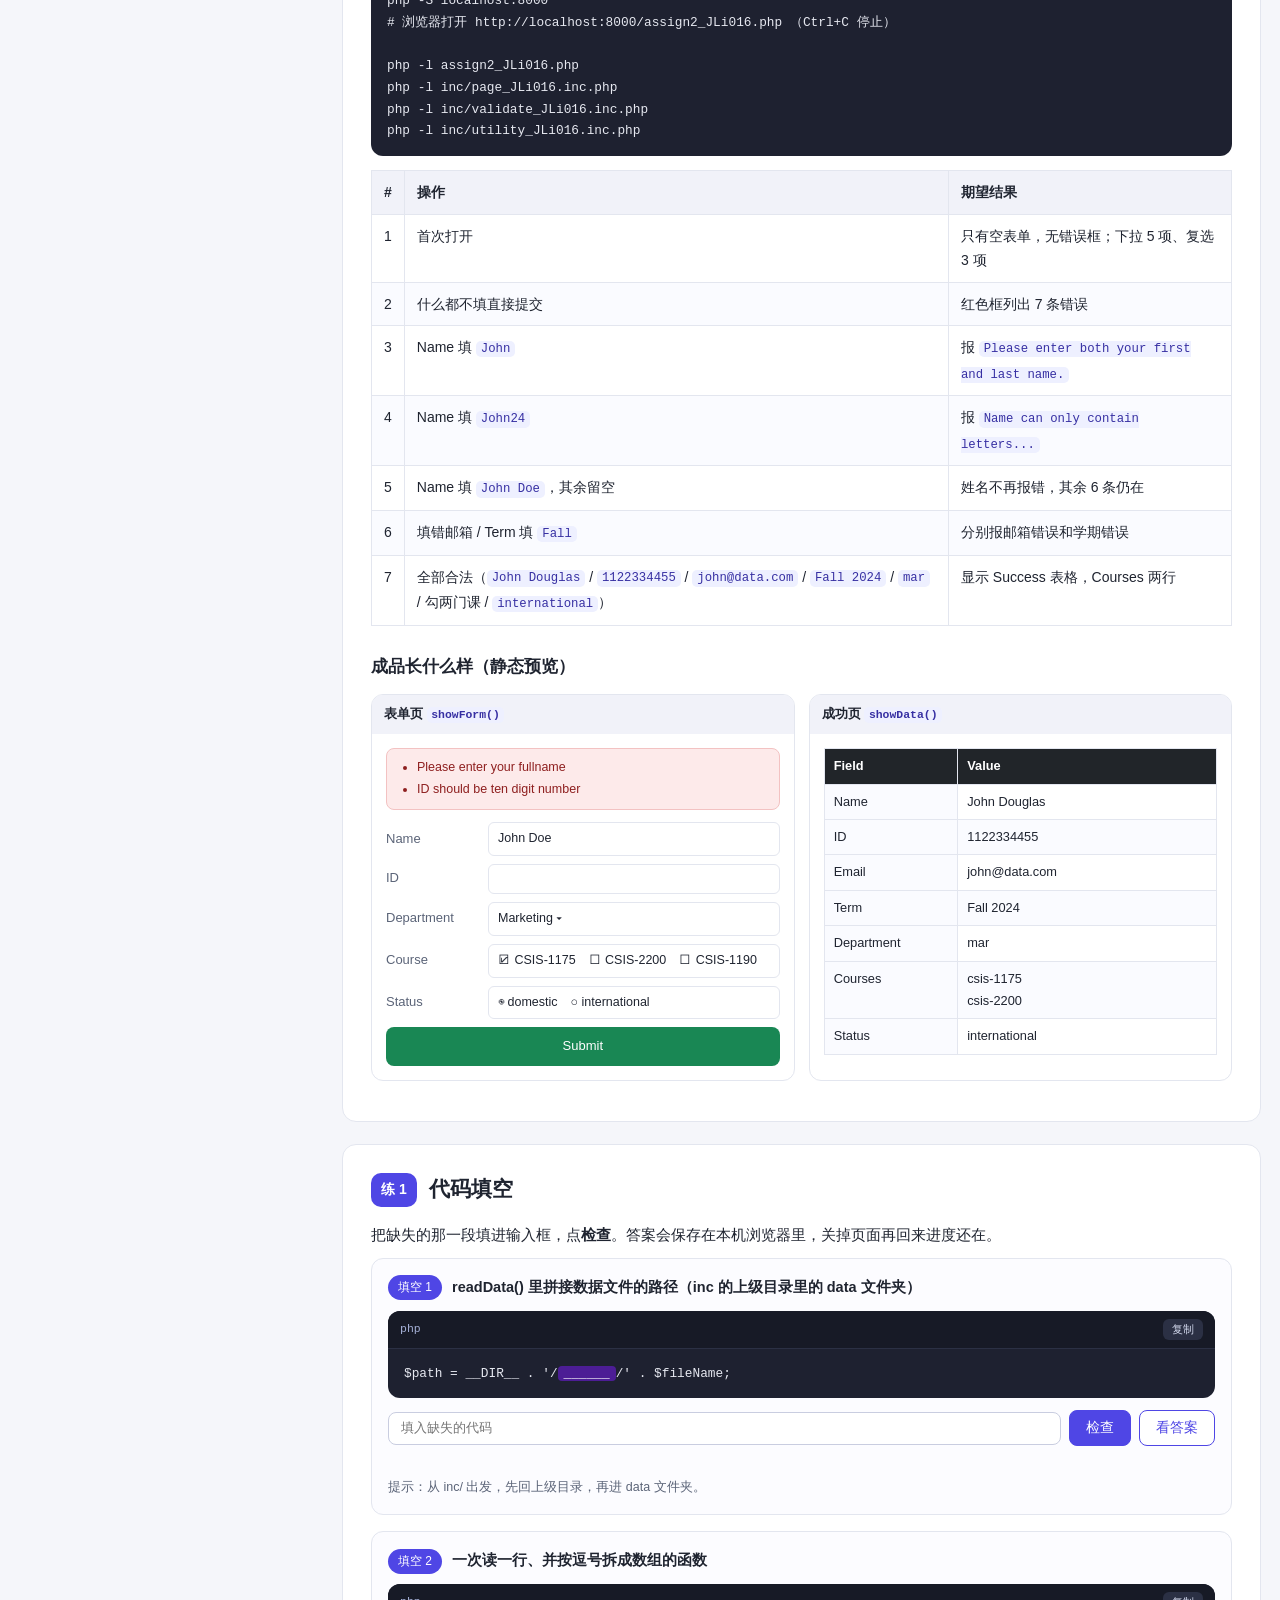
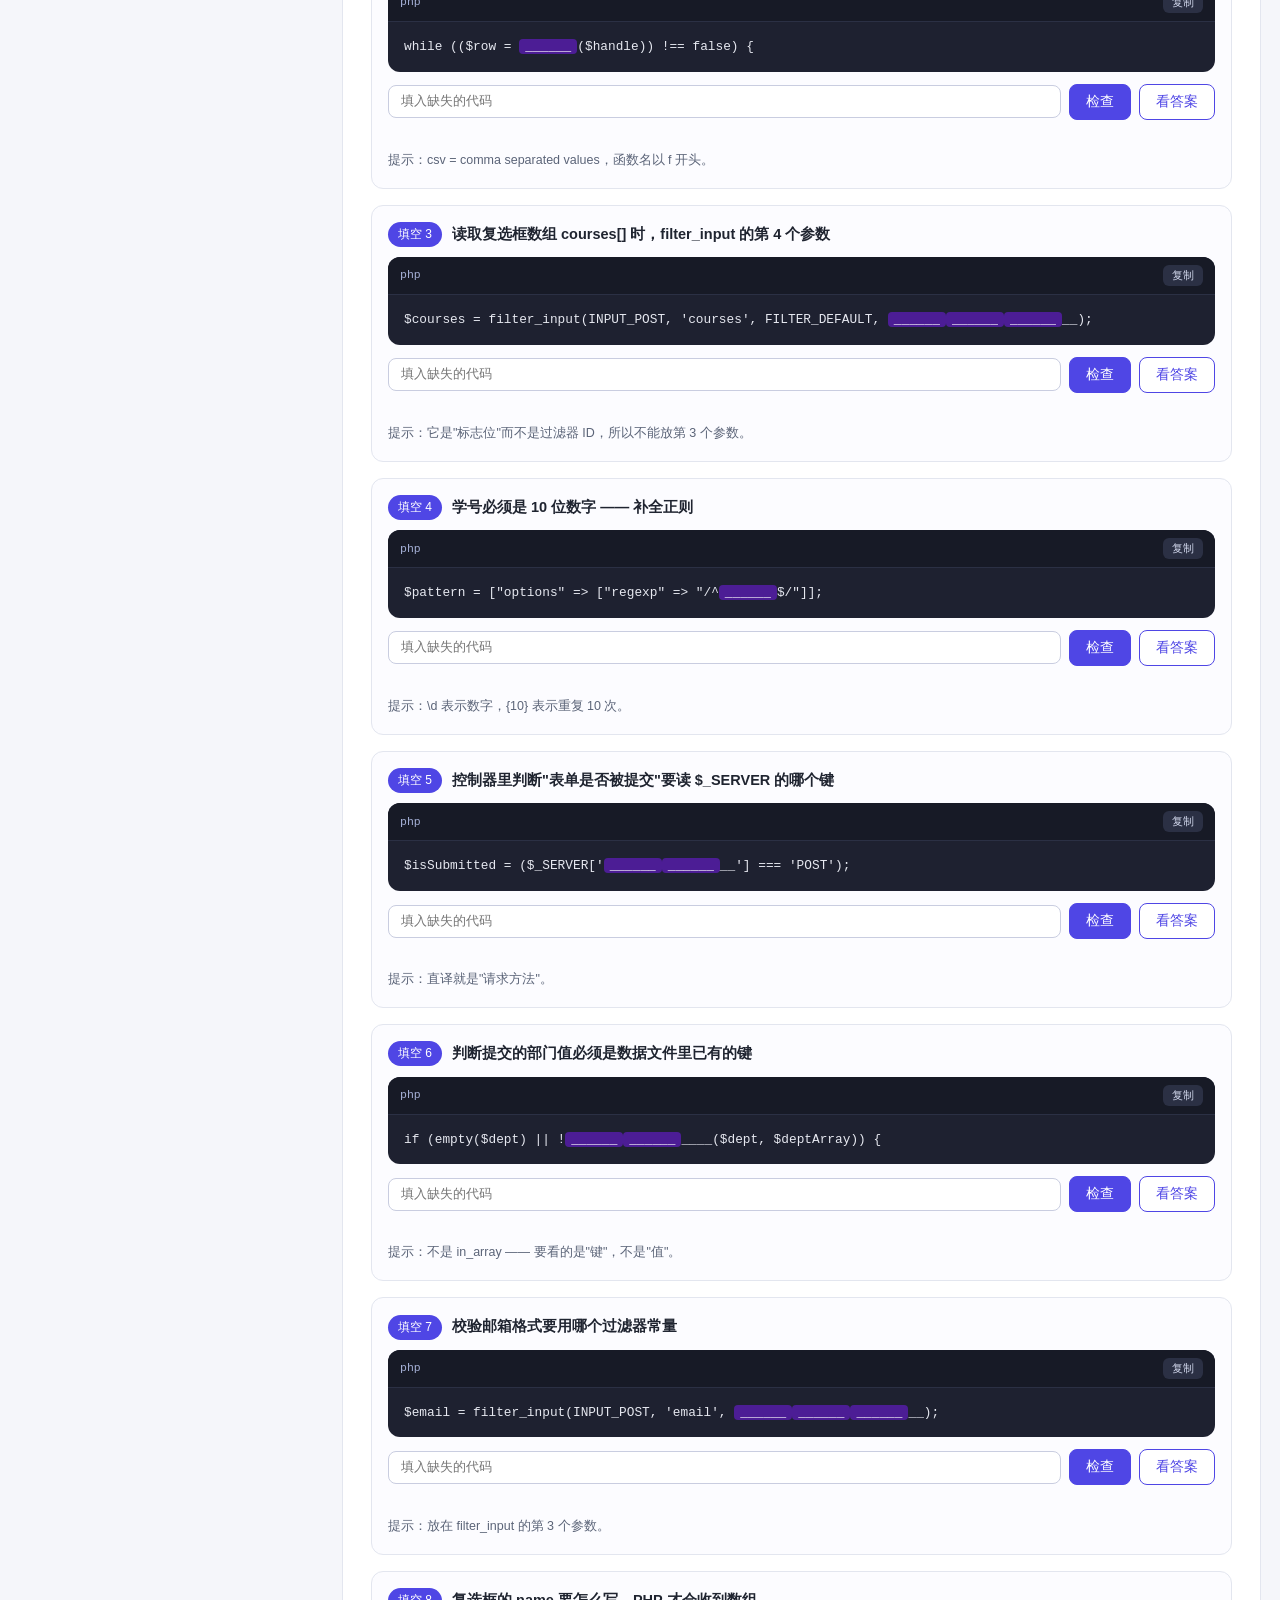
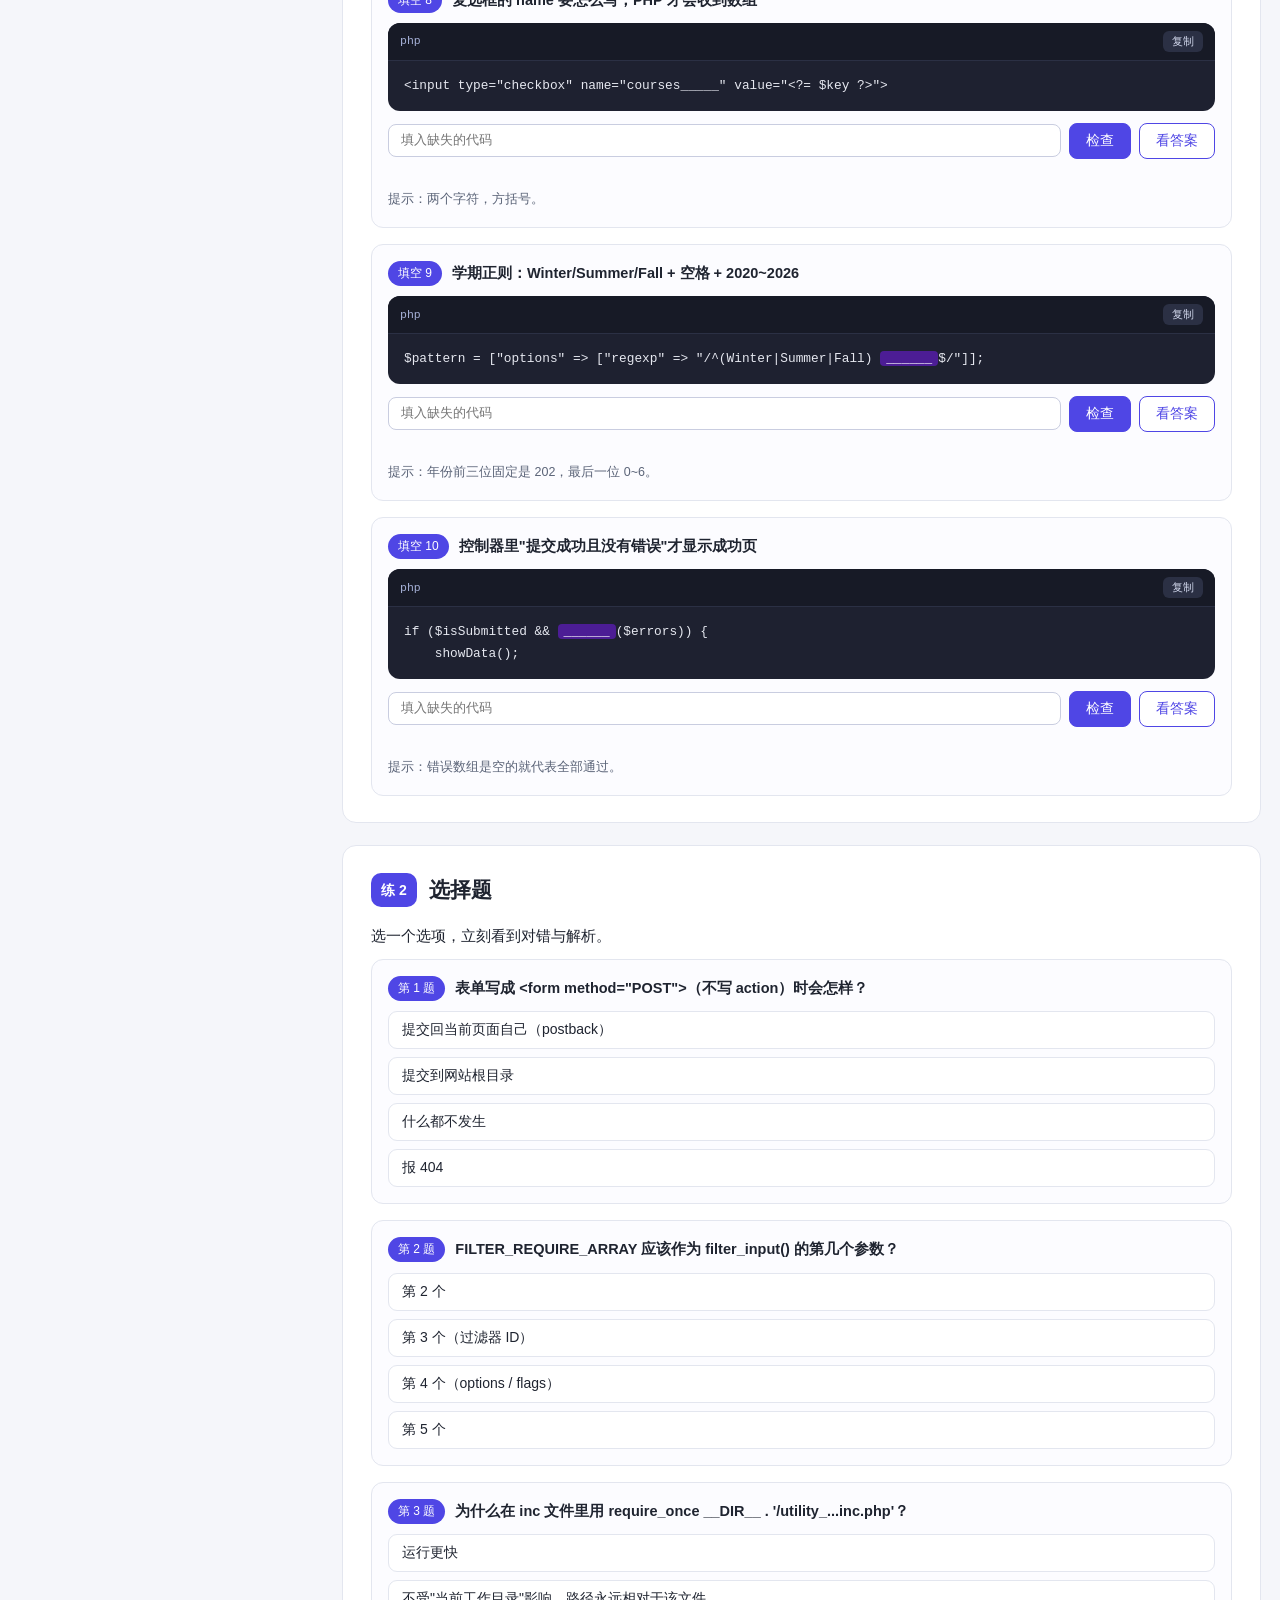
<file: practice/index.html>
<!doctype html>
<html lang="zh-CN">
<head>
<meta charset="utf-8">
<meta name="viewport" content="width=device-width, initial-scale=1">
<title>Assignment 2 练习网页 · 从 assign2_starter 到 Assign2_JLi016</title>
<link rel="stylesheet" href="assets/style.css">
</head>
<body>

<header class="topbar">
  <div class="topbar-inner">
    <div class="brand">
      <span class="brand-mark">A2</span>
      <div>
        <h1>Assignment 2 · Form Validation 练习网页</h1>
        <p>把 <code>assign2_starter</code> 骨架一步步做成 <code>Assign2_JLi016</code> 成品</p>
      </div>
    </div>
    <div class="progress-box">
      <div class="progress-top">
        <span>学习进度</span>
        <span id="progress-text">0 / 0</span>
      </div>
      <div class="progress"><div class="progress-bar" id="progress-bar"></div></div>
      <button class="link-btn" id="reset-btn" type="button">重置进度</button>
    </div>
  </div>
</header>

<div class="layout">

  <nav class="sidebar" id="sidebar">
    <p class="side-title">目录</p>
    <a href="#overview">总览：一次请求怎么跑</a>
    <a href="#step0">第 0 步 · 读懂 starter 骨架</a>
    <a href="#step1">第 1 步 · 改名与目录结构</a>
    <a href="#step2">第 2 步 · 写数据文件</a>
    <a href="#step3">第 3 步 · readData() 读文件</a>
    <a href="#step4">第 4 步 · showForm() 表单</a>
    <a href="#step5">第 5 步 · validate() 校验</a>
    <a href="#step6">第 6 步 · showData() 成功页</a>
    <a href="#step7">第 7 步 · 主控制器</a>
    <a href="#run">运行与自测</a>
    <a href="#drill">练习一 · 代码填空</a>
    <a href="#quiz">练习二 · 选择题</a>
    <a href="#check">练习三 · 自测清单</a>
    <a href="#pitfalls">易错点清单</a>
  </nav>

  <main class="content">

    <!-- ============ 总览 ============ -->
    <section id="overview" class="card">
      <h2><span class="step-badge">总览</span>一次请求是怎么跑起来的</h2>

      <p>仓库：<a href="https://github.com/JohnnyLin707/CSIS3280-Assignment-2.git" target="_blank" rel="noopener">https://github.com/JohnnyLin707/CSIS3280-Assignment-2.git</a></p>

      <div class="code-block">
        <div class="code-head"><span class="code-lang">流程</span></div>
<pre><code>浏览器访问 assign2_JLi016.php
        │
        ▼
【主控制器】assign2_JLi016.php
        │  1. require 三个 inc 文件（把函数加载进来）
        │  2. readData() 读 data/ 下的两个数据文件
        │  3. 判断是不是 POST（表单被提交了？）
        │
        ├── 没提交，或有错误 ──→ showForm($deptArray,$courseArray,$errors)
        │                          （渲染表单 + 红框错误 + 回填已填数据）
        │
        └── 提交且零错误 ──────→ showData()
                                   （渲染 Success 表格）</code></pre>
      </div>

      <h3>四个文件各司其职</h3>
      <div class="table-wrap">
      <table>
        <thead><tr><th>文件</th><th>角色</th><th>一句话职责</th></tr></thead>
        <tbody>
          <tr><td><code>assign2_JLi016.php</code></td><td>控制器</td><td>决定"显示表单"还是"显示成功页"</td></tr>
          <tr><td><code>inc/validate_JLi016.inc.php</code></td><td>校验</td><td>检查输入，返回错误数组</td></tr>
          <tr><td><code>inc/page_JLi016.inc.php</code></td><td>视图</td><td>负责输出 HTML（表单 / 表格）</td></tr>
          <tr><td><code>inc/utility_JLi016.inc.php</code></td><td>工具库</td><td>读数据文件 → 关联数组</td></tr>
          <tr><td><code>data/department.csv</code><br><code>data/courses.txt</code></td><td>数据</td><td>下拉框 / 复选框的选项来源</td></tr>
        </tbody>
      </table>
      </div>

      <div class="callout tip">
        <b>关键点：</b>表单页和成功页<b>不能同时显示</b>，由控制器二选一；错误信息和已填数据都通过参数传进 <code>showForm()</code>。
      </div>

      <h3>starter → 成品 文件对照表</h3>
      <div class="table-wrap">
      <table>
        <thead><tr><th>assign2_starter</th><th>Assign2_JLi016(Chinese)</th><th>发生了什么</th></tr></thead>
        <tbody>
          <tr><td><code>assign2.php</code></td><td><code>assign2_JLi016.php</code></td><td>8 行注释换成真实控制逻辑</td></tr>
          <tr><td><code>utility.inc.php</code></td><td><code>inc/utility_JLi016.inc.php</code></td><td>实现 <code>readData()</code></td></tr>
          <tr><td><code>validate.inc.php</code></td><td><code>inc/validate_JLi016.inc.php</code></td><td>实现 <code>validate()</code>，7 项校验</td></tr>
          <tr><td><code>page.inc.php</code></td><td><code>inc/page_JLi016.inc.php</code></td><td>实现 <code>showForm()</code> / <code>showData()</code></td></tr>
          <tr><td><code>template.html</code></td><td>（并入 <code>showForm()</code>）</td><td>静态表单模板 → 循环生成 + 粘性回填</td></tr>
          <tr><td><code>template2.html</code></td><td>（并入 <code>showData()</code>）</td><td>静态表格 → 循环输出</td></tr>
          <tr><td><code>department.csv</code></td><td><code>data/department.csv</code></td><td>去掉 <code>,Select one</code>，扩充为 5 个系</td></tr>
          <tr><td><code>courses.txt</code></td><td><code>data/courses.txt</code></td><td>内容不变，移入 <code>data/</code></td></tr>
        </tbody>
      </table>
      </div>
    </section>

    <!-- ============ Step 0 ============ -->
    <section id="step0" class="card">
      <h2><span class="step-badge">0</span>读懂 starter 骨架</h2>
      <p>starter 里只有 8 个文件，<b>没有任何逻辑</b>，全部靠注释告诉你"这里要写什么"。</p>

      <div class="compare">
        <div class="code-block">
          <div class="code-head"><span class="code-lang">assign2.php</span><span class="code-tag">starter</span></div>
<pre><code>&lt;?php

// require all the inc files

// read all data files

// initializes variables

// if the form is submitted
    // validate

// if the form is submitted and the data is valid
    // display the submitted data
// else
    // display the form (with error messages if any)

?&gt;</code></pre>
        </div>

        <div class="code-block">
          <div class="code-head"><span class="code-lang">utility.inc.php / validate.inc.php / page.inc.php</span><span class="code-tag">starter</span></div>
<pre><code>&lt;?php
function readData($fileName){
// This function is to read data file and return
// the key/value pairs to be used by some form controls
}

&lt;?php
function validate(){
    $errors = [];
    // check the name
    // check the id
    // check the email
    // check the term
    // check the dept
    // check the course
    // check the status
    return $errors;
}

&lt;?php
function showForm($deptArray,$courseArray,$errors=[]){
// 显示表单、错误信息、并把已提交数据显示回控件里
// Refer to template.html file
}
function showData(){
// 显示通过校验的数据
// Refer to template2.html file
}</code></pre>
        </div>
      </div>

      <div class="callout">
        <b>读骨架的三条结论：</b>
        <ol>
          <li>三个 <code>inc</code> 文件各自只有一个<b>空函数</b>，函数名和参数<b>不能改</b>。</li>
          <li><code>template.html</code> / <code>template2.html</code> 只是"长什么样"的参考，最终要搬进 <code>page_JLi016.inc.php</code> 的两个函数里。</li>
          <li><code>validate()</code> 返回的是<b>数组</b>，所以约定：键 = 输入字段名，值 = 错误提示。</li>
        </ol>
      </div>
    </section>

    <!-- ============ Step 1 ============ -->
    <section id="step1" class="card">
      <h2><span class="step-badge">1</span>改名与目录结构</h2>
      <p>命名约定 <code>abcXXX</code> = 姓氏前 3 位 + 学号后 3 位。本项目：<b>JLi</b> + <b>016</b>（学号 300395016）= <code>JLi016</code>，于是所有文件名里都带 <code>JLi016</code>。</p>

      <div class="code-block">
        <div class="code-head"><span class="code-lang">目录结构</span></div>
<pre><code>Assign2_JLi016/
├── assign2_JLi016.php          ← 唯一一个 php 主文件
├── data/
│   ├── department.csv
│   └── courses.txt
└── inc/
    ├── page_JLi016.inc.php
    ├── validate_JLi016.inc.php
    └── utility_JLi016.inc.php</code></pre>
      </div>

      <div class="callout warn">
        <b>作业硬性限制：</b>
        <ul>
          <li>根目录只能有 <b>1 个</b> <code>.php</code> 主文件，其余必须放 <code>inc/</code>。</li>
          <li>每个文件顶部都要有<b>姓名 / 学号</b>注释。</li>
          <li>自定义辅助函数<b>最多 2 个</b>（本项目正好用 2 个：<code>displayErrors()</code> 和 <code>stickyAttr()</code>）。</li>
        </ul>
      </div>
    </section>

    <!-- ============ Step 2 ============ -->
    <section id="step2" class="card">
      <h2><span class="step-badge">2</span>写数据文件（选项的真实来源）</h2>
      <p>每行一组 <code>键,值</code>：<b>键</b>是提交给服务器的值，<b>值</b>是用户看到的文字。</p>

      <div class="compare">
        <div class="code-block">
          <div class="code-head"><span class="code-lang">data/department.csv</span><span class="code-tag">starter 原样</span></div>
<pre><code>,Select one
csis,Computing Studies
mar,Marketing
bus,Business
act,Accounting</code></pre>
        </div>
        <div class="code-block">
          <div class="code-head"><span class="code-lang">data/department.csv</span><span class="code-tag ok">成品</span></div>
<pre><code>mar,Marketing
csis,Computing Science and Information Systems
bus,Business Administration
acc,Accounting
fin,Finance</code></pre>
        </div>
      </div>

      <div class="callout tip">
        <b>为什么删掉 <code>,Select one</code>？</b>读进数组会变成 <code>['' =&gt; 'Select one']</code> 这种空键，既不能当合法选项，也让校验变麻烦。占位提示直接写在 HTML 里更干净：
        <code>&lt;option value=""&gt;Select one&lt;/option&gt;</code>
      </div>

      <div class="code-block">
        <div class="code-head"><span class="code-lang">data/courses.txt</span><span class="code-tag ok">成品（与 starter 相同）</span></div>
<pre><code>csis-1175,CSIS-1175
csis-2200,CSIS-2200
csis-1190,CSIS-1190</code></pre>
      </div>

      <div class="callout">
        两个文件格式完全一致（逗号分隔的 key,value），所以<b>可以用同一个 <code>readData()</code> 读取</b>，不用写两遍。
      </div>
    </section>

    <!-- ============ Step 3 ============ -->
    <section id="step3" class="card">
      <h2><span class="step-badge">3</span><code>utility_JLi016.inc.php</code> —— 用 readData() 读文件</h2>

      <div class="compare">
        <div class="code-block">
          <div class="code-head"><span class="code-lang">inc/utility_JLi016.inc.php</span><span class="code-tag">starter</span></div>
<pre><code>&lt;?php
function readData($fileName){
// This function is to read data file and return
// the key/value pairs to be used by some form controls

}</code></pre>
        </div>

        <div class="code-block">
          <div class="code-head"><span class="code-lang">inc/utility_JLi016.inc.php</span><span class="code-tag ok">成品</span></div>
<pre><code>function readData($fileName){
    $pairs = [];
    // 数据文件放在 inc 的上级目录里的 data 文件夹
    $path = __DIR__ . '/../data/' . $fileName;

    if (!file_exists($path) || !is_readable($path)) {
        return $pairs; // 文件缺失 -&gt; 返回空数组
    }

    $handle = fopen($path, 'r');

    // fgetcsv() 读一行并按逗号拆分
    while (($row = fgetcsv($handle)) !== false) {
        if (count($row) &gt;= 2) {
            $key         = trim($row[0]);
            $value       = trim($row[1]);
            $pairs[$key] = $value;
        }
    }
    fclose($handle);

    return $pairs;
}</code></pre>
        </div>
      </div>

      <h3>为什么要这样写</h3>
      <ul class="plain">
        <li>返回<b>关联数组</b>：<code>['mar' =&gt; 'Marketing', 'csis' =&gt; 'Computing Science...']</code>，正好喂给 <code>foreach</code>。</li>
        <li>用 <code>__DIR__</code> 而不是 <code>'../data/'</code>：<b>避免"当前工作目录"变化导致找不到文件</b>（最常见的坑）。</li>
        <li><code>fgetcsv()</code> 让 <code>.csv</code> 和 <code>.txt</code> 通吃；文件不存在时返回空数组，页面不会崩。</li>
      </ul>

      <div class="callout tip">
        <b>检查点：</b>临时写一句 <code>print_r(readData('department.csv'));</code>，能看到 5 组键值对再往下做。
      </div>
    </section>

    <!-- ============ Step 4 ============ -->
    <section id="step4" class="card">
      <h2><span class="step-badge">4</span><code>page_JLi016.inc.php</code>（上）—— showForm() 渲染表单</h2>
      <p>这是工作量最大的文件：两个<b>签名固定</b>的函数 + 最多 2 个辅助函数。</p>

      <div class="code-block">
        <div class="code-head"><span class="code-lang">两个辅助函数</span></div>
<pre><code>// 辅助 1：把错误数组循环显示成红色框
function displayErrors(array $errors): void
{
    if (empty($errors)) {
        return; // 没有错误就什么都不输出
    }
?&gt;
    &lt;div class="alert alert-danger border-danger" role="alert"&gt;
        &lt;ul class="mb-0"&gt;
            &lt;?php foreach ($errors as $error): ?&gt;
                &lt;li&gt;&lt;?= $error ?&gt;&lt;/li&gt;
            &lt;?php endforeach; ?&gt;
        &lt;/ul&gt;
    &lt;/div&gt;
&lt;?php
}

// 辅助 2：粘性属性（一个函数通吃 selected 和 checked）
function stickyAttr($submitted, $optionValue, $attribute = 'checked'): string
{
    return ($submitted !== null &amp;&amp; $submitted === $optionValue) ? ' ' . $attribute : '';
}</code></pre>
      </div>

      <h3>4.1 先取回已提交的值（粘性表单）</h3>
      <div class="code-block">
        <div class="code-head"><span class="code-lang">showForm() 开头</span></div>
<pre><code>function showForm($deptArray,$courseArray,$errors=[]){
    // 签名不能加参数，所以文本类粘性值只能在函数内部从 POST 读
    $name    = filter_input(INPUT_POST, 'name');
    $id      = filter_input(INPUT_POST, 'studentID');
    $email   = filter_input(INPUT_POST, 'email');
    $term    = filter_input(INPUT_POST, 'term');
    $dept    = filter_input(INPUT_POST, 'department');
    $status  = filter_input(INPUT_POST, 'status');
    $courses = filter_input(INPUT_POST, 'courses', FILTER_DEFAULT, FILTER_REQUIRE_ARRAY);
?&gt;
&lt;!doctype html&gt; ...</code></pre>
      </div>
      <p>再回填：<code>&lt;input name="name" value="&lt;?= $name ?&gt;"&gt;</code> —— 用户提交失败后<b>不用重新输入</b>。</p>

      <h3>4.2 下拉框（选项来自 department.csv）</h3>
      <div class="code-block">
        <div class="code-head"><span class="code-lang">select</span></div>
<pre><code>&lt;select class="form-select" id="department" name="department"&gt;
    &lt;option value=""&gt;Select one&lt;/option&gt;
    &lt;?php foreach ($deptArray as $key =&gt; $value): ?&gt;
        &lt;option value="&lt;?= $key ?&gt;"&lt;?= stickyAttr($dept, $key, 'selected') ?&gt;&gt;&lt;?= $value ?&gt;&lt;/option&gt;
    &lt;?php endforeach; ?&gt;
&lt;/select&gt;</code></pre>
      </div>

      <h3>4.3 复选框（选项来自 courses.txt）</h3>
      <div class="code-block">
        <div class="code-head"><span class="code-lang">checkbox</span></div>
<pre><code>&lt;?php foreach ($courseArray as $key =&gt; $value): ?&gt;
    &lt;label class="me-3"&gt;
        &lt;input type="checkbox" name="courses[]"
               value="&lt;?= $key ?&gt;"&lt;?= (is_array($courses) &amp;&amp; in_array($key, $courses)) ? ' checked' : '' ?&gt;&gt;
        &lt;?= $value ?&gt;
    &lt;/label&gt;
&lt;?php endforeach; ?&gt;</code></pre>
      </div>

      <div class="callout warn">
        <b>易错点：</b><code>FILTER_REQUIRE_ARRAY</code> 是<b>标志位</b>，不是过滤器 ID，必须放在 <code>filter_input</code> 的<b>第 4 个参数</b>：
        <div class="code-block inline-block">
<pre><code>filter_input(INPUT_POST, 'courses', FILTER_DEFAULT, FILTER_REQUIRE_ARRAY);  // 对
filter_input(INPUT_POST, 'courses', FILTER_REQUIRE_ARRAY);                  // 错，读不到数组</code></pre>
        </div>
      </div>

      <h3>4.4 单选框与提交按钮</h3>
      <div class="code-block">
        <div class="code-head"><span class="code-lang">radio + submit</span></div>
<pre><code>&lt;?php foreach (['domestic', 'international'] as $option): ?&gt;
    &lt;label class="me-3"&gt;
        &lt;input type="radio" name="status"
               value="&lt;?= $option ?&gt;"&lt;?= stickyAttr($status, $option) ?&gt;&gt;
        &lt;?= $option ?&gt;
    &lt;/label&gt;
&lt;?php endforeach; ?&gt;

&lt;button type="submit" class="btn btn-success btn-lg"&gt;Submit&lt;/button&gt;</code></pre>
      </div>

      <div class="callout tip">
        <code>&lt;form method="POST"&gt;</code> <b>不写 action</b> → 提交回本页自己（postback），控制器才能用 <code>REQUEST_METHOD === 'POST'</code> 判断"是不是点了提交"。
      </div>
    </section>

    <!-- ============ Step 5 ============ -->
    <section id="step5" class="card">
      <h2><span class="step-badge">5</span><code>validate_JLi016.inc.php</code> —— 七项校验</h2>
      <p>固定签名 <code>function validate()</code>，返回关联数组 <code>[输入名 =&gt; 错误信息]</code>。<code>empty($errors)</code> 就是"全部通过"。</p>

      <div class="table-wrap">
      <table>
        <thead><tr><th>字段</th><th>规则</th><th>关键写法</th></tr></thead>
        <tbody>
          <tr><td>name</td><td>非空 · 只含字母/空格/连字符/撇号 · 必须有名有姓</td><td><code>preg_match</code> + <code>str_word_count</code></td></tr>
          <tr><td>studentID</td><td>正好 10 位数字</td><td><code>FILTER_VALIDATE_REGEXP</code> + <code>/^\d{10}$/</code></td></tr>
          <tr><td>email</td><td>合法邮箱格式</td><td><code>FILTER_VALIDATE_EMAIL</code></td></tr>
          <tr><td>term</td><td><code>Winter|Summer|Fall</code> + 空格 + <code>2020~2026</code></td><td><code>/^(Winter|Summer|Fall) 202[0-6]$/</code></td></tr>
          <tr><td>department</td><td>必须是数据文件里的键</td><td><code>array_key_exists</code></td></tr>
          <tr><td>courses</td><td>至少选一个，且每个值都合法</td><td><code>FILTER_REQUIRE_ARRAY</code> + <code>array_key_exists</code></td></tr>
          <tr><td>status</td><td>只能是 domestic / international</td><td><code>in_array</code></td></tr>
        </tbody>
      </table>
      </div>

      <div class="code-block">
        <div class="code-head"><span class="code-lang">inc/validate_JLi016.inc.php</span><span class="code-tag ok">成品（节选 + 全貌）</span></div>
<pre><code>require_once __DIR__ . '/utility_JLi016.inc.php'; // 校验 department/courses 要用到数据文件

function validate(){
    $errors = [];

    // check the name
    $name = filter_input(INPUT_POST, 'name');
    if (empty($name)) {
        $errors['name'] = 'Please enter your fullname';
    } elseif (!preg_match("/^[a-zA-Z' -]+$/", $name)) {
        $errors['name'] = 'Name can only contain letters, spaces, hyphens, and apostrophes.';
    } elseif (str_word_count($name) &lt; 2) {
        $errors['name'] = 'Please enter both your first and last name.';
    }

    // check the id
    $pattern = [ "options" =&gt; [ "regexp" =&gt; "/^\d{10}$/" ]];
    $id = filter_input(INPUT_POST, 'studentID', FILTER_VALIDATE_REGEXP, $pattern);
    if (empty($id)) {          // empty() 同时覆盖 null（没填）和 false（校验失败）
        $errors['studentID'] = 'ID should be ten digit number';
    }

    // check the email
    $email = filter_input(INPUT_POST, 'email', FILTER_VALIDATE_EMAIL);
    if (empty($email)) {
        $errors['email'] = 'Please enter the correct email address';
    }

    // check the term
    $pattern = ["options" =&gt; ["regexp" =&gt; "/^(Winter|Summer|Fall) 202[0-6]$/"]];
    $term = filter_input(INPUT_POST, 'term', FILTER_VALIDATE_REGEXP, $pattern);
    if (empty($term)) {
        $errors['term'] = 'Please enter the correct term between Winter 2020 until Fall 2026';
    }

    // check the dept
    $dept      = filter_input(INPUT_POST, 'department');
    $deptArray = readData('department.csv');
    if (empty($dept) || !array_key_exists($dept, $deptArray)) {
        $errors['department'] = 'Please select one of the departments';
    }

    // check the course
    $courses = filter_input(INPUT_POST, 'courses', FILTER_DEFAULT, FILTER_REQUIRE_ARRAY);
    $courseArray = readData('courses.txt');
    if (empty($courses)) {
        $errors['courses'] = 'Please select one of the courses';
    } else {
        foreach ($courses as $course) {
            if (!array_key_exists($course, $courseArray)) {
                $errors['courses'] = 'Please select one of the courses';
                break;
            }
        }
    }

    // check the status
    $status = filter_input(INPUT_POST, 'status');
    if (empty($status) || !in_array($status, ['domestic', 'international'])) {
        $errors['status'] = 'Please select one of the statuses';
    }

    return $errors;   // 空数组 = 全部通过
}</code></pre>
      </div>

      <div class="callout warn">
        <b>两个关键设计：</b>
        <ul>
          <li>姓名用 <code>if / elseif / elseif</code>：<b>同一字段一次只报一条</b>，输入 <code>John24</code> 时报的是"字符错误"（与作业截图一致）。</li>
          <li>校验 department / courses 时<b>重新 <code>readData()</code> 比对键</b>，能挡住用户伪造 POST 提交不存在的选项值。</li>
        </ul>
      </div>
    </section>

    <!-- ============ Step 6 ============ -->
    <section id="step6" class="card">
      <h2><span class="step-badge">6</span><code>page_JLi016.inc.php</code>（下）—— showData() 成功页</h2>

      <div class="compare">
        <div class="code-block">
          <div class="code-head"><span class="code-lang">template2.html</span><span class="code-tag">starter 模板</span></div>
<pre><code>&lt;table class="table table-sm"&gt;
  &lt;thead class="thead-dark"&gt;
    &lt;tr&gt;
      &lt;th scope="col" class="table-dark"&gt;Field&lt;/th&gt;
      &lt;th scope="col" class="table-dark"&gt;Value&lt;/th&gt;
    &lt;/tr&gt;
  &lt;/thead&gt;
  &lt;tbody&gt;
    &lt;tr&gt;&lt;td&gt;Name&lt;/td&gt;&lt;td&gt;John Doe&lt;/td&gt;&lt;/tr&gt;
    &lt;tr&gt;&lt;td&gt;ID&lt;/td&gt;&lt;td&gt;0123456789&lt;/td&gt;&lt;/tr&gt;
  &lt;/tbody&gt;
&lt;/table&gt;</code></pre>
        </div>

        <div class="code-block">
          <div class="code-head"><span class="code-lang">showData()</span><span class="code-tag ok">成品</span></div>
<pre><code>function showData(){
    $name    = filter_input(INPUT_POST, 'name');
    $id      = filter_input(INPUT_POST, 'studentID');
    $email   = filter_input(INPUT_POST, 'email');
    $term    = filter_input(INPUT_POST, 'term');
    $dept    = filter_input(INPUT_POST, 'department');
    $courses = filter_input(INPUT_POST, 'courses', FILTER_DEFAULT, FILTER_REQUIRE_ARRAY);
    $status  = filter_input(INPUT_POST, 'status');
?&gt;
&lt;table class="table table-bordered align-middle"&gt;
  &lt;thead class="table-dark"&gt;&lt;tr&gt;&lt;th&gt;Field&lt;/th&gt;&lt;th&gt;Value&lt;/th&gt;&lt;/tr&gt;&lt;/thead&gt;
  &lt;tbody&gt;
    &lt;tr&gt;&lt;th&gt;Name&lt;/th&gt;&lt;td&gt;&lt;?= $name ?&gt;&lt;/td&gt;&lt;/tr&gt;
    &lt;tr&gt;&lt;th&gt;ID&lt;/th&gt;&lt;td&gt;&lt;?= $id ?&gt;&lt;/td&gt;&lt;/tr&gt;
    &lt;tr&gt;&lt;th&gt;Email&lt;/th&gt;&lt;td&gt;&lt;?= $email ?&gt;&lt;/td&gt;&lt;/tr&gt;
    &lt;tr&gt;&lt;th&gt;Term&lt;/th&gt;&lt;td&gt;&lt;?= $term ?&gt;&lt;/td&gt;&lt;/tr&gt;
    &lt;tr&gt;&lt;th&gt;Department&lt;/th&gt;&lt;td&gt;&lt;?= $dept ?&gt;&lt;/td&gt;&lt;/tr&gt;
    &lt;tr&gt;&lt;th&gt;Courses&lt;/th&gt;
        &lt;td&gt;&lt;?php foreach ((array) $courses as $course): ?&gt;&lt;?= $course ?&gt;&lt;br&gt;&lt;?php endforeach; ?&gt;&lt;/td&gt;&lt;/tr&gt;
    &lt;tr&gt;&lt;th&gt;Status&lt;/th&gt;&lt;td&gt;&lt;?= $status ?&gt;&lt;/td&gt;&lt;/tr&gt;
  &lt;/tbody&gt;
&lt;/table&gt;
&lt;?php
}</code></pre>
        </div>
      </div>

      <p>7 项数据用一张 <code>Field / Value</code> 表格展示；课程是数组，用第二个 <code>foreach</code> 逐行输出（<code>(array) $courses</code> 保证即使为空也不报错）。</p>
    </section>

    <!-- ============ Step 7 ============ -->
    <section id="step7" class="card">
      <h2><span class="step-badge">7</span>主控制器把一切串起来</h2>

      <div class="compare">
        <div class="code-block">
          <div class="code-head"><span class="code-lang">assign2.php</span><span class="code-tag">starter（只有注释）</span></div>
<pre><code>// require all the inc files
// read all data files
// initializes variables
// if the form is submitted
    // validate
// if the form is submitted and the data is valid
    // display the submitted data
// else
    // display the form (with error messages if any)</code></pre>
        </div>

        <div class="code-block">
          <div class="code-head"><span class="code-lang">assign2_JLi016.php</span><span class="code-tag ok">成品</span></div>
<pre><code>&lt;?php
/*
 * Name: Jinran Lin
 * Student ID: 300395016
 * Course: 3280 - Backend Web Development
 * Assignment 2: Form Validation
 */

// require all the inc files
require_once 'inc/utility_JLi016.inc.php';   // readData()
require_once 'inc/validate_JLi016.inc.php';  // validate()
require_once 'inc/page_JLi016.inc.php';      // showForm() / showData()

// read all data files
$deptArray   = readData('department.csv');
$courseArray = readData('courses.txt');

// initializes variables
$errors = [];
$isSubmitted = ($_SERVER['REQUEST_METHOD'] === 'POST');

// if the form is submitted
if ($isSubmitted) {
    // validate
    $errors = validate();
}

// if the form is submitted and the data is valid
if ($isSubmitted &amp;&amp; empty($errors)) {
    // display the submitted data
    showData();
// else
} else {
    // display the form (with error messages if any)
    showForm($deptArray, $courseArray, $errors);
}</code></pre>
        </div>
      </div>

      <ul class="plain">
        <li>首次访问（GET）也走 <code>showForm()</code>，此时 <code>$errors</code> 为空 → 不显示红框。</li>
        <li>只有<b>提交且无错</b>才 <code>showData()</code>。</li>
        <li>数据文件在顶部一次性读好，两个视图函数直接复用。</li>
      </ul>
    </section>

    <!-- ============ 运行 ============ -->
    <section id="run" class="card">
      <h2><span class="step-badge">8</span>运行与自测</h2>

      <div class="code-block">
        <div class="code-head"><span class="code-lang">bash</span></div>
<pre><code>cd "…/Assign2_JLi016"
php -S localhost:8000
# 浏览器打开 http://localhost:8000/assign2_JLi016.php （Ctrl+C 停止）

php -l assign2_JLi016.php
php -l inc/page_JLi016.inc.php
php -l inc/validate_JLi016.inc.php
php -l inc/utility_JLi016.inc.php</code></pre>
      </div>

      <div class="table-wrap">
      <table>
        <thead><tr><th>#</th><th>操作</th><th>期望结果</th></tr></thead>
        <tbody>
          <tr><td>1</td><td>首次打开</td><td>只有空表单，无错误框；下拉 5 项、复选 3 项</td></tr>
          <tr><td>2</td><td>什么都不填直接提交</td><td>红色框列出 7 条错误</td></tr>
          <tr><td>3</td><td>Name 填 <code>John</code></td><td>报 <code>Please enter both your first and last name.</code></td></tr>
          <tr><td>4</td><td>Name 填 <code>John24</code></td><td>报 <code>Name can only contain letters...</code></td></tr>
          <tr><td>5</td><td>Name 填 <code>John Doe</code>，其余留空</td><td>姓名不再报错，其余 6 条仍在</td></tr>
          <tr><td>6</td><td>填错邮箱 / Term 填 <code>Fall</code></td><td>分别报邮箱错误和学期错误</td></tr>
          <tr><td>7</td><td>全部合法（<code>John Douglas</code> / <code>1122334455</code> / <code>john@data.com</code> / <code>Fall 2024</code> / <code>mar</code> / 勾两门课 / <code>international</code>）</td><td>显示 Success 表格，Courses 两行</td></tr>
        </tbody>
      </table>
      </div>

      <h3>成品长什么样（静态预览）</h3>
      <div class="compare">
        <div class="mock">
          <div class="mock-head">表单页 <code>showForm()</code></div>
          <div class="mock-body">
            <div class="mock-alert">
              <ul><li>Please enter your fullname</li><li>ID should be ten digit number</li></ul>
            </div>
            <div class="mock-row"><label>Name</label><div class="mock-input">John Doe</div></div>
            <div class="mock-row"><label>ID</label><div class="mock-input"></div></div>
            <div class="mock-row"><label>Department</label><div class="mock-input">Marketing ▾</div></div>
            <div class="mock-row"><label>Course</label><div class="mock-input">☑ CSIS-1175　☐ CSIS-2200　☐ CSIS-1190</div></div>
            <div class="mock-row"><label>Status</label><div class="mock-input">◉ domestic　○ international</div></div>
            <div class="mock-btn">Submit</div>
          </div>
        </div>
        <div class="mock">
          <div class="mock-head">成功页 <code>showData()</code></div>
          <div class="mock-body">
            <table class="mock-table">
              <thead><tr><th>Field</th><th>Value</th></tr></thead>
              <tbody>
                <tr><th>Name</th><td>John Douglas</td></tr>
                <tr><th>ID</th><td>1122334455</td></tr>
                <tr><th>Email</th><td>john@data.com</td></tr>
                <tr><th>Term</th><td>Fall 2024</td></tr>
                <tr><th>Department</th><td>mar</td></tr>
                <tr><th>Courses</th><td>csis-1175<br>csis-2200</td></tr>
                <tr><th>Status</th><td>international</td></tr>
              </tbody>
            </table>
          </div>
        </div>
      </div>
    </section>

    <!-- ============ 填空 ============ -->
    <section id="drill" class="card">
      <h2><span class="step-badge">练 1</span>代码填空</h2>
      <p>把缺失的那一段填进输入框，点<b>检查</b>。答案会保存在本机浏览器里，关掉页面再回来进度还在。</p>
      <div id="drill-list" class="drill-list"></div>
    </section>

    <!-- ============ 选择题 ============ -->
    <section id="quiz" class="card">
      <h2><span class="step-badge">练 2</span>选择题</h2>
      <p>选一个选项，立刻看到对错与解析。</p>
      <div id="quiz-list" class="quiz-list"></div>
    </section>

    <!-- ============ 自测清单 ============ -->
    <section id="check" class="card">
      <h2><span class="step-badge">练 3</span>自测清单</h2>
      <p>照着跑一遍，做到的打勾。</p>
      <ul class="checklist" id="check-list">
        <li><label><input type="checkbox" data-check="c1"><span>首次打开：只有空表单，无错误框；下拉 5 项、复选 3 项</span></label></li>
        <li><label><input type="checkbox" data-check="c2"><span>什么都不填直接提交：红色框列出 7 条错误</span></label></li>
        <li><label><input type="checkbox" data-check="c3"><span>Name 填 <code>John</code>：报 "Please enter both your first and last name."</span></label></li>
        <li><label><input type="checkbox" data-check="c4"><span>Name 填 <code>John24</code>：报字符错误（而不是"缺姓"）</span></label></li>
        <li><label><input type="checkbox" data-check="c5"><span>Name 填 <code>John Doe</code> 其余留空：只剩 6 条错误</span></label></li>
        <li><label><input type="checkbox" data-check="c6"><span>填错邮箱 / Term 填 <code>Fall</code>：分别报邮箱与学期错误</span></label></li>
        <li><label><input type="checkbox" data-check="c7"><span>全部合法：显示 Success 表格，Courses 两行、Status=international</span></label></li>
        <li><label><input type="checkbox" data-check="c8"><span>粘性检查：故意填错一项再提交，已填文字、已选部门/单选框、勾过的课都还在</span></label></li>
        <li><label><input type="checkbox" data-check="c9"><span><code>php -l</code> 检查 4 个 php 文件均无语法错误</span></label></li>
      </ul>
    </section>

    <!-- ============ 易错点 ============ -->
    <section id="pitfalls" class="card">
      <h2><span class="step-badge">坑</span>易错点清单</h2>
      <ol class="pitfalls">
        <li><b><code>inc</code> 文件第一行必须是 <code>&lt;?php</code></b>：把文件头注释写在 <code>&lt;?php</code> <b>之前</b>，注释会被当成纯文本输出到页面，同时函数未定义导致 <code>Call to undefined function</code> 致命错误。注释要写在 <code>&lt;?php</code> <b>里面</b>。</li>
        <li><b><code>FILTER_REQUIRE_ARRAY</code> 放第 4 个参数</b>，放第 3 个读不到数组。</li>
        <li><b>include 路径用 <code>__DIR__</code></b>：<code>require_once __DIR__ . '/utility_...inc.php'</code>，比相对路径稳。</li>
        <li><b>服务器要在项目目录启动</b>，否则 URL 对不上；路径含空格要加引号。</li>
        <li><b><code>empty('0')</code> 为 true</b>（week04 的坑）：本作业学号必须 10 位不涉及 0，但价格/数量类字段判空要先排除 <code>'0'</code>。</li>
        <li><b>用 <code>elseif</code> 而不是多个 <code>if</code></b>：同一字段一次只显示一条错误。</li>
        <li><b>提交前替换文件头的姓名和学号</b>，别把占位信息交上去。</li>
      </ol>
    </section>

    <footer class="foot">
      练习网页 · 内容取自 <code>Assign2_JLi016(Chinese)/README.md</code> 与成品源码 ·
      仓库 <a href="https://github.com/JohnnyLin707/CSIS3280-Assignment-2.git" target="_blank" rel="noopener">CSIS3280-Assignment-2</a>
    </footer>

  </main>
</div>

<script src="assets/app.js"></script>
</body>
</html>
</file>
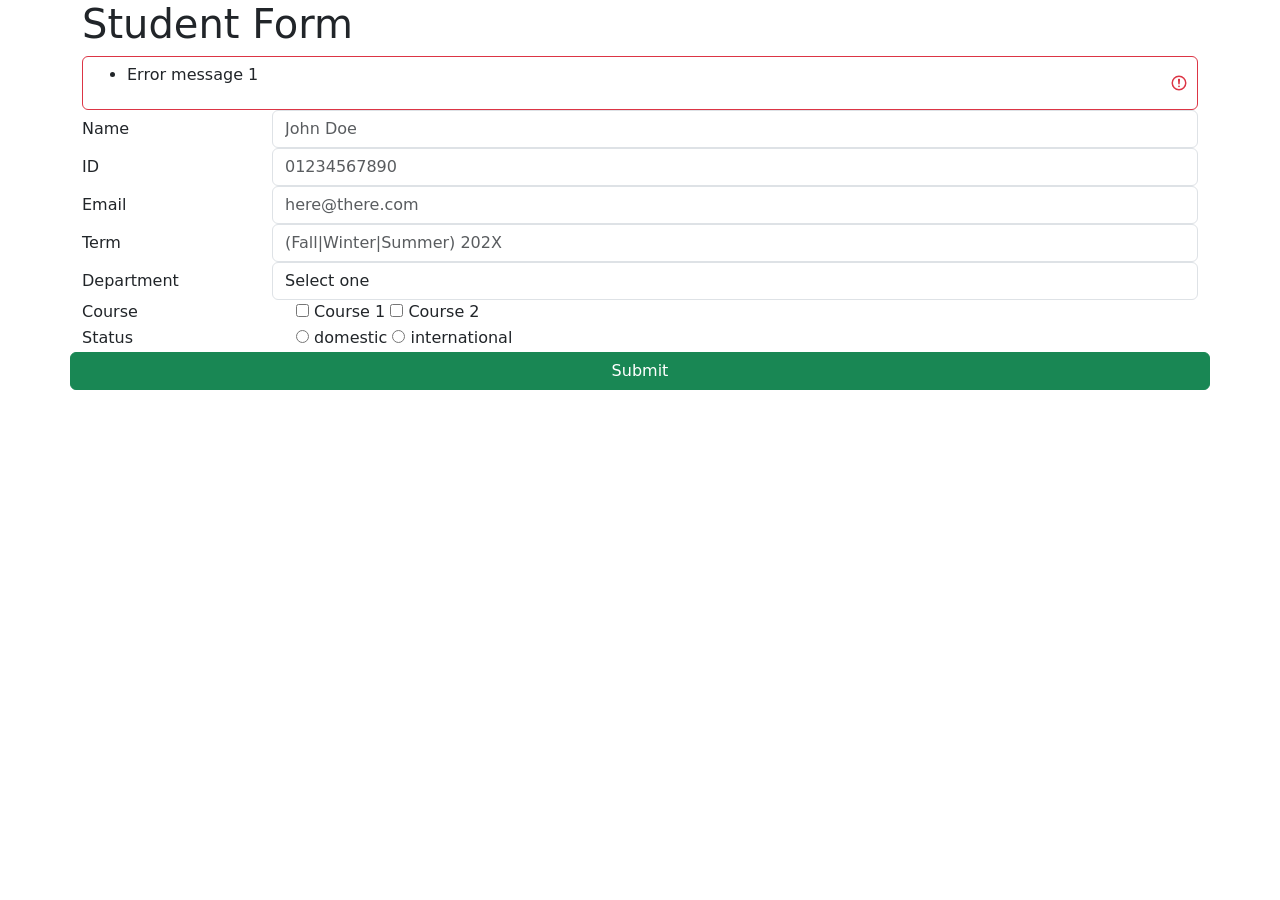
<file: assign2_starter/template.html>
<!doctype html>
<html><head>
    <title>Assignment 2: Page 1</title>
    <style>.error { background-color: pink; padding: 1rem;}</style>
    <link rel="stylesheet"
          href="https://cdn.jsdelivr.net/npm/bootstrap@5.3.3/dist/css/bootstrap.min.css"
    >
</head>
<body>

<div class="container">
    <h1>Student Form</h1>
    
    <div class="form-control is-invalid">
        <ul>
            
                <li>Error message 1</li>
            
        </ul>
    </div>
    
    <form method="POST">
    <div class="form-group row">
        <label for="studentName" class="col-sm-2 col-form-label">Name</label>
        <div class="col-sm-10">
            <input name="studentName" value="" placeholder="John Doe" class="form-control">
        </div>
    </div>
    <div class="form-group row">
        <label for="studentID" class="col-sm-2 col-form-label">ID</label>
        <div class="col-sm-10"><input name="studentID" value="" placeholder="01234567890" class="form-control"></div>
        
    </div>
    <div class="form-group row">
        <label for="studentEmail" class="col-sm-2 col-form-label">Email</label>
        <div class="col-sm-10"><input name="studentEmail" value="" placeholder="here@there.com" class="form-control"></div>
        
    </div>
    <div class="form-group row">
        <label for="studentTerm" class="col-sm-2 col-form-label">Term</label>
        <div class="col-sm-10"><input name="studentTerm" value="" placeholder="(Fall|Winter|Summer) 202X" class="form-control"></div>        
    </div>
    <div class="form-group row">
        <label for="studentDept" class="col-sm-2 col-form-label">Department</label>    
        <div class="col-sm-10">
            <select name="studentDept" class="form-control">
            <option value="">Select one</option>
            </select>
        </div>
        
    
    </div>
    
        
    <div class="form-group row">
        <div class="col-sm-2">Course</div>
        <div class="col-sm-10">
            <div class="form-check form-check-inline">
                <input name="studentCourse[]" type="checkbox" value="course1" id="studentCourse1">
                <label class="form-check-label" for="studentCourse1">Course 1</label>
                
                <input name="studentCourse[]" type="checkbox" value="international" id="studentCourse1">
                <label class="form-check-label" for="studentCourse2">Course 2</label>
            </div> 
        </div>
         
    </div>
    <div class="form-group row">
        <div class="col-sm-2">Status</div>
        <div class="col-sm-10">
            <div class="form-check form-check-inline">
                <input name="studentStatus" type="radio" value="domestic" id="studentStatus1">
                <label class="form-check-label" for="studentStatus1">domestic</label>
                
                <input name="studentStatus" type="radio" value="international">
                <label class="form-check-label" for="studentStatus2">international</label>
            </div> 
        </div>
         
    </div>
    
    <div class="form-group row">
        <input type="submit" class="btn btn-success">
    </div>
</form>
</div>
</body></html>
</file>
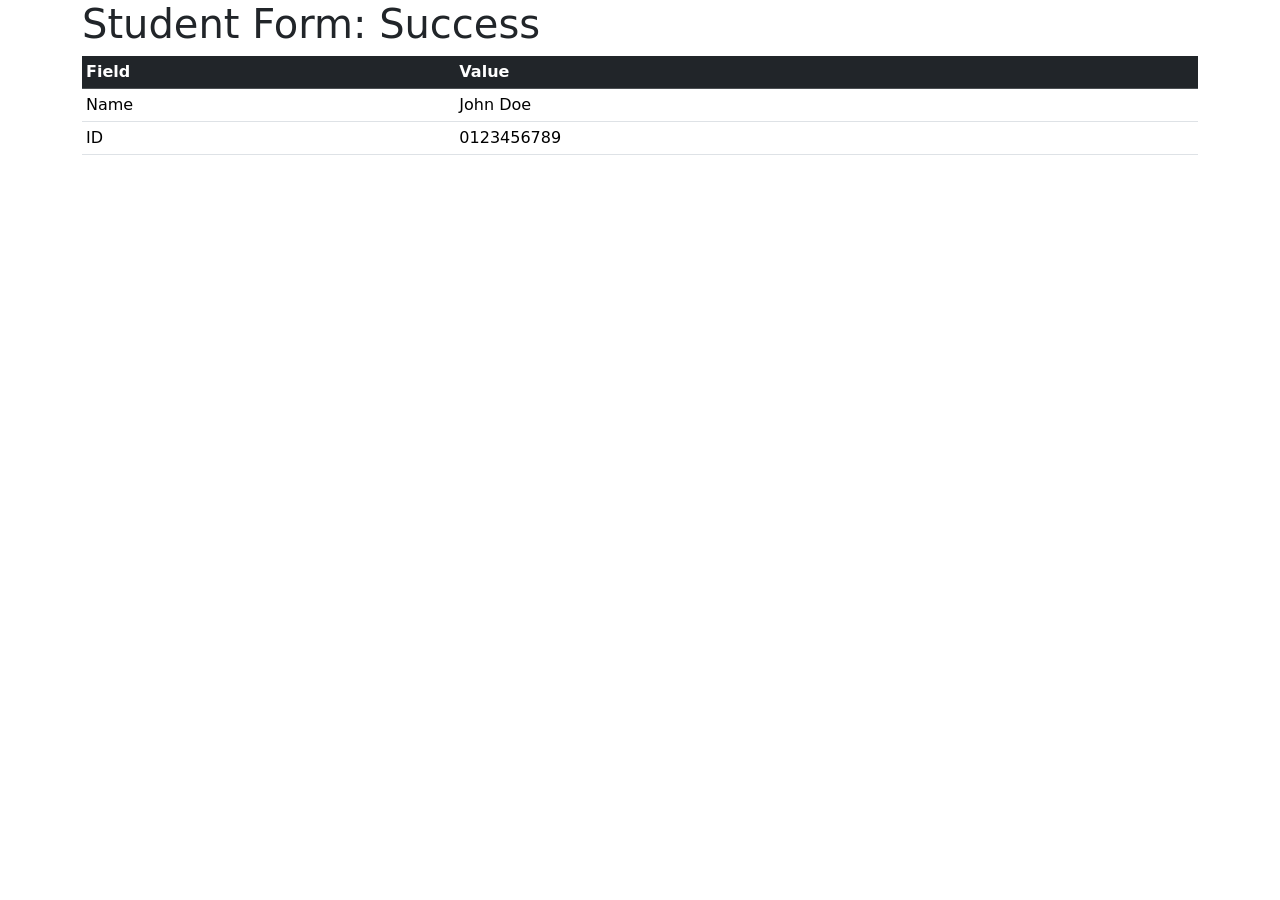
<file: assign2_starter/template2.html>
<!doctype html>
<html><head>
    <title>Assignment 2: Page 2</title>
    <link rel="stylesheet"
          href="https://cdn.jsdelivr.net/npm/bootstrap@5.3.3/dist/css/bootstrap.min.css"
    >
</head>
<body>

<div class="container">
    <h1>Student Form: Success</h1>
    
    <table class="table table-sm">
        <thead class="thead-dark">
          <tr>
            <th scope="col" class="table-dark">Field</th>
            <th scope="col" class="table-dark">Value</th>
          </tr>
        </thead>
        <tbody>
          <tr>            
            <td>Name</td>
            <td>John Doe</td>
          </tr>
          <tr>
            <td>ID</td>
            <td>0123456789</td>
          </tr>          
        </tbody>
      </table>
</div>
</body></html>
</file>
<file: practice/assets/style.css>
:root {
  --bg: #f5f6fa;
  --ink: #1f2430;
  --ink-soft: #5b6478;
  --line: #e3e6ef;
  --card: #ffffff;
  --brand: #4f46e5;
  --brand-soft: #eef0ff;
  --ok: #17803d;
  --ok-soft: #e7f6ec;
  --bad: #c62828;
  --bad-soft: #fdeaea;
  --warn: #b26a00;
  --code-bg: #1e2130;
  --code-ink: #e6e8f0;
  --radius: 14px;
  --mono: "SFMono-Regular", "JetBrains Mono", Menlo, Consolas, "Courier New", monospace;
}

* { box-sizing: border-box; }

html { scroll-behavior: smooth; scroll-padding-top: 96px; }

body {
  margin: 0;
  background: var(--bg);
  color: var(--ink);
  font-family: -apple-system, BlinkMacSystemFont, "Segoe UI", "PingFang SC",
               "Hiragino Sans GB", "Microsoft YaHei", Roboto, sans-serif;
  font-size: 15px;
  line-height: 1.75;
}

a { color: var(--brand); }

code {
  font-family: var(--mono);
  font-size: .88em;
  background: var(--brand-soft);
  color: #3730a3;
  padding: .1em .4em;
  border-radius: 5px;
}

/* ---------- topbar ---------- */
.topbar {
  position: sticky;
  top: 0;
  z-index: 50;
  background: rgba(255, 255, 255, .92);
  backdrop-filter: blur(8px);
  border-bottom: 1px solid var(--line);
}
.topbar-inner {
  max-width: 1200px;
  margin: 0 auto;
  padding: 14px 24px;
  display: flex;
  gap: 24px;
  align-items: center;
  justify-content: space-between;
  flex-wrap: wrap;
}
.brand { display: flex; gap: 14px; align-items: center; }
.brand-mark {
  width: 42px; height: 42px;
  display: grid; place-items: center;
  border-radius: 12px;
  background: var(--brand);
  color: #fff;
  font-weight: 700;
  letter-spacing: .5px;
}
.brand h1 { margin: 0; font-size: 17px; line-height: 1.3; }
.brand p { margin: 2px 0 0; font-size: 13px; color: var(--ink-soft); }

.progress-box { min-width: 240px; flex: 0 1 300px; }
.progress-top {
  display: flex; justify-content: space-between;
  font-size: 12px; color: var(--ink-soft); margin-bottom: 6px;
}
.progress {
  height: 8px; background: var(--line); border-radius: 99px; overflow: hidden;
}
.progress-bar {
  height: 100%; width: 0;
  background: linear-gradient(90deg, #6366f1, #22c55e);
  border-radius: 99px;
  transition: width .35s ease;
}
.link-btn {
  margin-top: 6px;
  background: none; border: 0; padding: 0;
  color: var(--ink-soft); font-size: 12px; cursor: pointer;
  text-decoration: underline;
}
.link-btn:hover { color: var(--brand); }

/* ---------- layout ---------- */
.layout {
  max-width: 1200px;
  margin: 0 auto;
  padding: 28px 24px 60px;
  display: grid;
  grid-template-columns: 250px 1fr;
  gap: 28px;
  align-items: start;
}
.sidebar {
  position: sticky;
  top: 108px;
  background: var(--card);
  border: 1px solid var(--line);
  border-radius: var(--radius);
  padding: 16px 12px;
  max-height: calc(100vh - 130px);
  overflow: auto;
}
.side-title {
  margin: 4px 8px 10px;
  font-size: 11px; letter-spacing: 1px;
  color: var(--ink-soft); text-transform: uppercase;
}
.sidebar a {
  display: block;
  padding: 7px 10px;
  border-radius: 8px;
  color: var(--ink-soft);
  text-decoration: none;
  font-size: 13.5px;
  line-height: 1.5;
  border-left: 3px solid transparent;
}
.sidebar a:hover { background: #f3f4fb; color: var(--ink); }
.sidebar a.active {
  background: var(--brand-soft);
  color: #3730a3;
  border-left-color: var(--brand);
  font-weight: 600;
}

.content { min-width: 0; display: grid; gap: 22px; }

/* ---------- card ---------- */
.card {
  background: var(--card);
  border: 1px solid var(--line);
  border-radius: var(--radius);
  padding: 26px 28px;
  scroll-margin-top: 100px;
}
.card h2 {
  margin: 0 0 14px;
  font-size: 21px;
  display: flex; align-items: center; gap: 12px;
  flex-wrap: wrap;
}
.card h3 {
  margin: 26px 0 12px;
  font-size: 16.5px;
}
.card p { margin: 10px 0; }
.step-badge {
  display: inline-grid; place-items: center;
  min-width: 34px; height: 34px; padding: 0 10px;
  border-radius: 10px;
  background: var(--brand);
  color: #fff;
  font-size: 14px; font-weight: 600;
}
ul.plain, ol.pitfalls { padding-left: 22px; }
ul.plain li, ol.pitfalls li { margin: 6px 0; }

/* ---------- tables ---------- */
.table-wrap { overflow-x: auto; margin: 14px 0; }
table { border-collapse: collapse; width: 100%; font-size: 14px; }
th, td { border: 1px solid var(--line); padding: 9px 12px; text-align: left; vertical-align: top; }
thead th { background: #f1f2f9; font-weight: 600; }
tbody tr:nth-child(even) { background: #fafbff; }

/* ---------- code ---------- */
.compare {
  display: grid;
  grid-template-columns: 1fr 1fr;
  gap: 14px;
  margin: 14px 0;
}
.code-block {
  background: var(--code-bg);
  border-radius: 12px;
  overflow: hidden;
  margin: 12px 0;
  min-width: 0;
}
.compare .code-block { margin: 0; }
.code-block.inline-block { margin: 8px 0 0; }
.code-head {
  display: flex; align-items: center; gap: 8px;
  padding: 8px 12px;
  background: #171a26;
  border-bottom: 1px solid #2b3044;
}
.code-lang {
  font-family: var(--mono);
  font-size: 11.5px;
  color: #a5b0d6;
}
.code-tag {
  margin-left: auto;
  font-size: 11px;
  padding: 2px 8px;
  border-radius: 99px;
  background: #3a3f57;
  color: #d7dcf0;
}
.code-tag.ok { background: #14532d; color: #bbf7d0; }
pre {
  margin: 0;
  padding: 14px 16px;
  overflow-x: auto;
  font-family: var(--mono);
  font-size: 12.8px;
  line-height: 1.7;
  color: var(--code-ink);
  tab-size: 4;
}
pre code { background: none; color: inherit; padding: 0; font-size: inherit; }
.copy-btn {
  margin-left: auto;
  background: #2b3044; border: 0;
  color: #cfd5ea; font-size: 11px;
  padding: 3px 9px; border-radius: 6px; cursor: pointer;
}
.copy-btn:hover { background: #3a3f57; color: #fff; }
.blank {
  background: #4c1d95;
  color: #fff;
  padding: 0 6px;
  border-radius: 4px;
}

/* ---------- callout ---------- */
.callout {
  border-left: 4px solid var(--brand);
  background: var(--brand-soft);
  padding: 12px 16px;
  border-radius: 0 10px 10px 0;
  margin: 14px 0;
  font-size: 14.5px;
}
.callout.warn { border-left-color: var(--warn); background: #fff7e8; }
.callout.tip { border-left-color: var(--ok); background: var(--ok-soft); }
.callout ul, .callout ol { margin: 8px 0 0; padding-left: 22px; }
.callout code { background: rgba(255, 255, 255, .75); }

/* ---------- mock preview ---------- */
.mock {
  border: 1px solid var(--line);
  border-radius: 12px;
  overflow: hidden;
  background: #fff;
}
.mock-head {
  background: #f1f2f9;
  padding: 8px 12px;
  font-size: 13px; font-weight: 600;
}
.mock-body { padding: 14px; }
.mock-alert {
  background: var(--bad-soft);
  border: 1px solid #f3c2c2;
  border-radius: 8px;
  padding: 8px 12px;
  color: #8e1f1f;
  font-size: 12.5px;
  margin-bottom: 12px;
}
.mock-alert ul { margin: 0; padding-left: 18px; }
.mock-row { display: flex; gap: 10px; align-items: center; margin-bottom: 8px; font-size: 13px; }
.mock-row label { width: 92px; color: var(--ink-soft); flex: none; }
.mock-input {
  flex: 1;
  border: 1px solid var(--line);
  border-radius: 6px;
  padding: 5px 9px;
  min-height: 30px;
  font-size: 12.5px;
}
.mock-btn {
  background: #198754; color: #fff;
  text-align: center;
  border-radius: 8px; padding: 8px;
  font-size: 13px; margin-top: 6px;
}
.mock-table { width: 100%; border-collapse: collapse; font-size: 12.8px; }
.mock-table th, .mock-table td { border: 1px solid var(--line); padding: 6px 9px; }
.mock-table thead th { background: #212529; color: #fff; }
.mock-table tbody th { background: #fafbff; font-weight: 500; width: 34%; }

/* ---------- drills ---------- */
.drill-list, .quiz-list { display: grid; gap: 16px; }
.drill {
  border: 1px solid var(--line);
  border-radius: 12px;
  padding: 16px;
  background: #fcfcff;
}
.drill-head { display: flex; align-items: center; gap: 10px; margin-bottom: 10px; }
.pill {
  background: var(--brand); color: #fff;
  font-size: 12px; padding: 2px 10px; border-radius: 99px;
}
.drill-title { font-size: 14.5px; font-weight: 600; }
.drill .code-block { margin: 0 0 12px; }
.drill-form { display: flex; gap: 8px; flex-wrap: wrap; align-items: center; }
.drill-input {
  font-family: var(--mono);
  font-size: 13px;
  padding: 8px 12px;
  border: 1px solid #c9cde0;
  border-radius: 8px;
  min-width: 220px;
  flex: 1;
  background: #fff;
}
.drill-input:focus { outline: 2px solid var(--brand-soft); border-color: var(--brand); }
.drill-input.ok { border-color: var(--ok); background: var(--ok-soft); }
.drill-input.bad { border-color: var(--bad); background: var(--bad-soft); }
.btn {
  border: 1px solid var(--brand);
  background: var(--brand);
  color: #fff;
  padding: 8px 16px;
  border-radius: 8px;
  font-size: 13.5px;
  cursor: pointer;
}
.btn:hover { filter: brightness(1.08); }
.btn.ghost { background: #fff; color: var(--brand); }
.btn.ghost:hover { background: var(--brand-soft); }
.feedback { margin-top: 10px; font-size: 13.5px; min-height: 1.2em; }
.feedback.ok { color: var(--ok); }
.feedback.bad { color: var(--bad); }
.hint { color: var(--ink-soft); font-size: 12.5px; margin-top: 4px; }

/* ---------- quiz ---------- */
.quiz { border: 1px solid var(--line); border-radius: 12px; padding: 16px; background: #fcfcff; }
.quiz-q { font-weight: 600; margin-bottom: 10px; font-size: 14.5px; }
.opts { display: grid; gap: 8px; }
.opt {
  text-align: left;
  border: 1px solid var(--line);
  background: #fff;
  border-radius: 9px;
  padding: 9px 13px;
  font-size: 14px;
  cursor: pointer;
  font-family: inherit;
  color: inherit;
}
.opt:hover:not(:disabled) { border-color: var(--brand); background: var(--brand-soft); }
.opt:disabled { cursor: default; }
.opt.correct { border-color: var(--ok); background: var(--ok-soft); color: #14532d; font-weight: 600; }
.opt.wrong { border-color: var(--bad); background: var(--bad-soft); color: #8e1f1f; }
.explain { margin-top: 10px; font-size: 13px; color: var(--ink-soft); display: none; }
.explain.show { display: block; }

/* ---------- checklist ---------- */
.checklist { list-style: none; padding: 0; margin: 0; display: grid; gap: 6px; }
.checklist li {
  border: 1px solid var(--line);
  border-radius: 9px;
  background: #fcfcff;
}
.checklist li.done { background: var(--ok-soft); border-color: #bfe3c9; }
.checklist label {
  display: flex; gap: 10px; align-items: flex-start;
  padding: 10px 14px; cursor: pointer; font-size: 14.5px;
}
.checklist input { margin-top: 5px; width: 16px; height: 16px; accent-color: var(--ok); flex: none; }
.checklist li.done span { text-decoration: line-through; color: var(--ink-soft); }

.foot {
  color: var(--ink-soft);
  font-size: 12.5px;
  text-align: center;
  padding: 8px 0 0;
}

/* ---------- responsive ---------- */
@media (max-width: 900px) {
  .layout { grid-template-columns: 1fr; padding: 18px 16px 40px; }
  .sidebar { position: static; max-height: none; }
  .sidebar a { display: inline-block; margin: 2px; }
  .compare { grid-template-columns: 1fr; }
  .card { padding: 20px 18px; }
}
</file>
